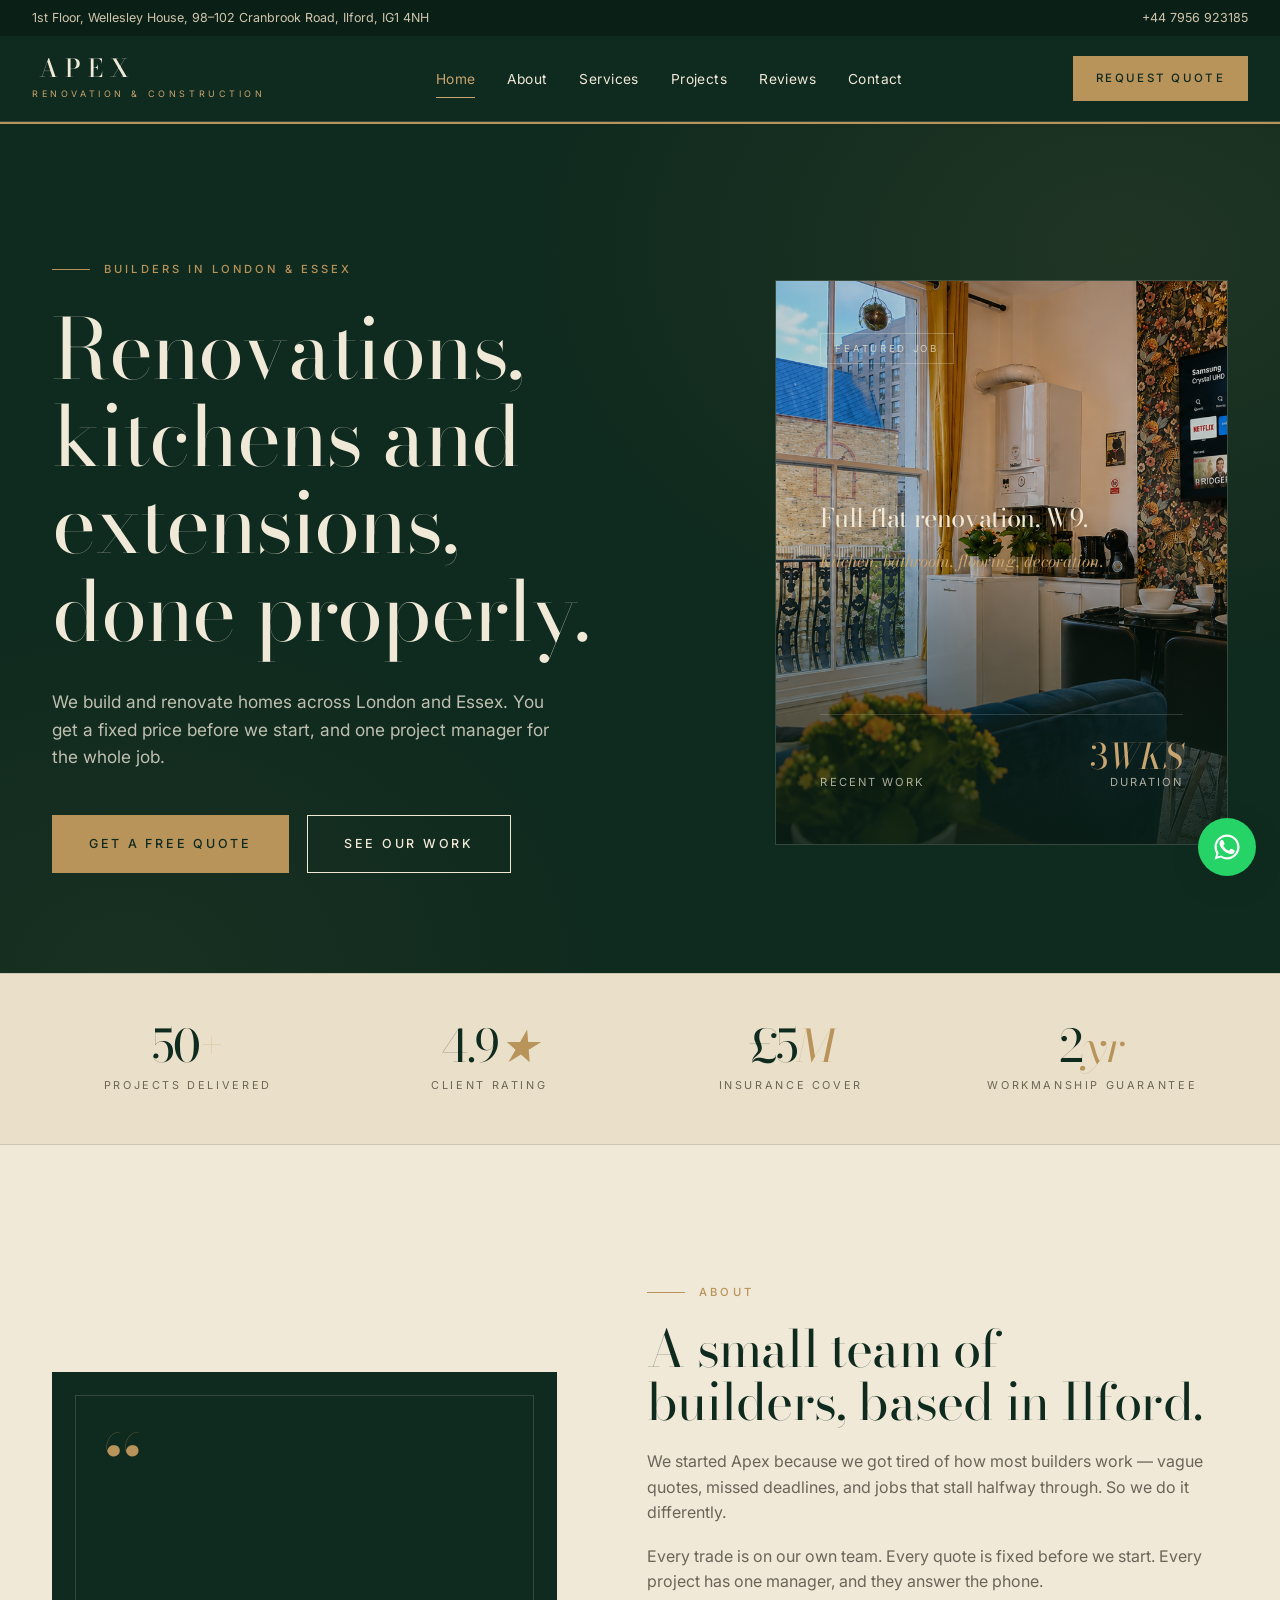
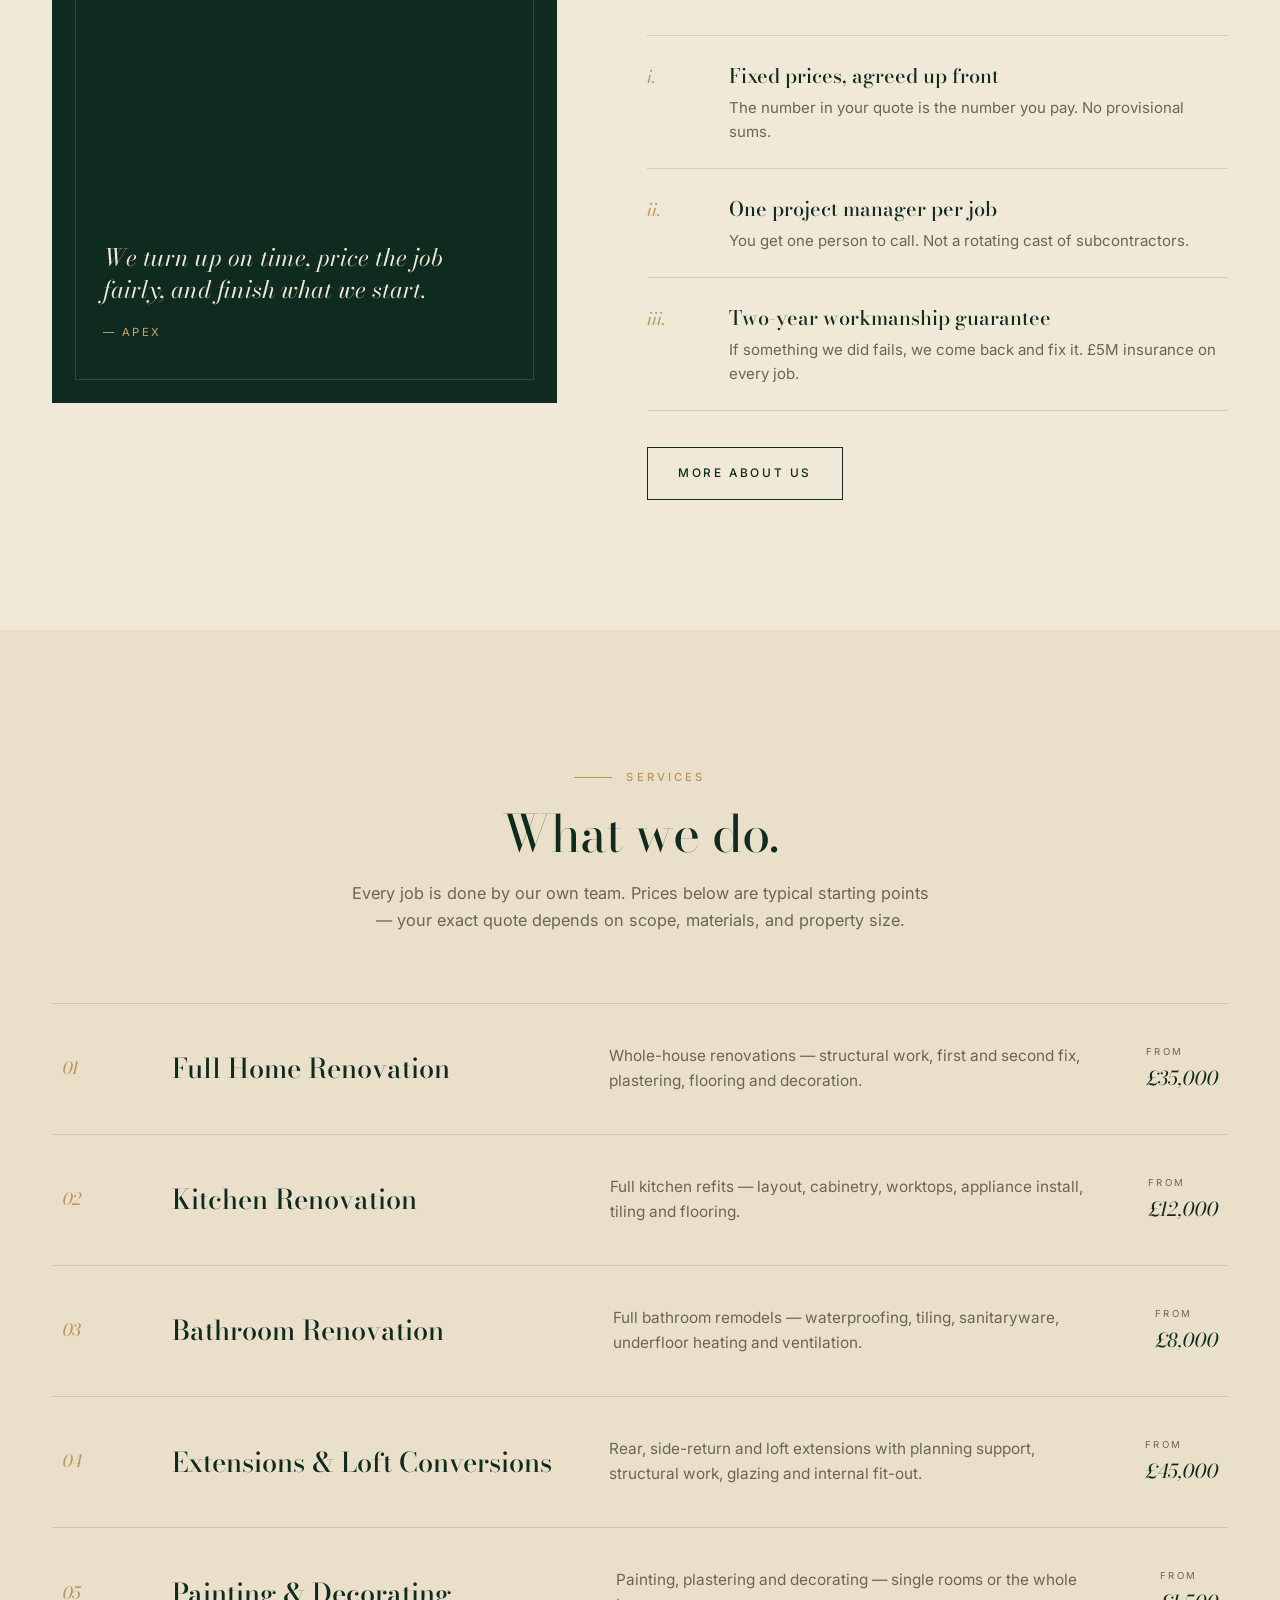
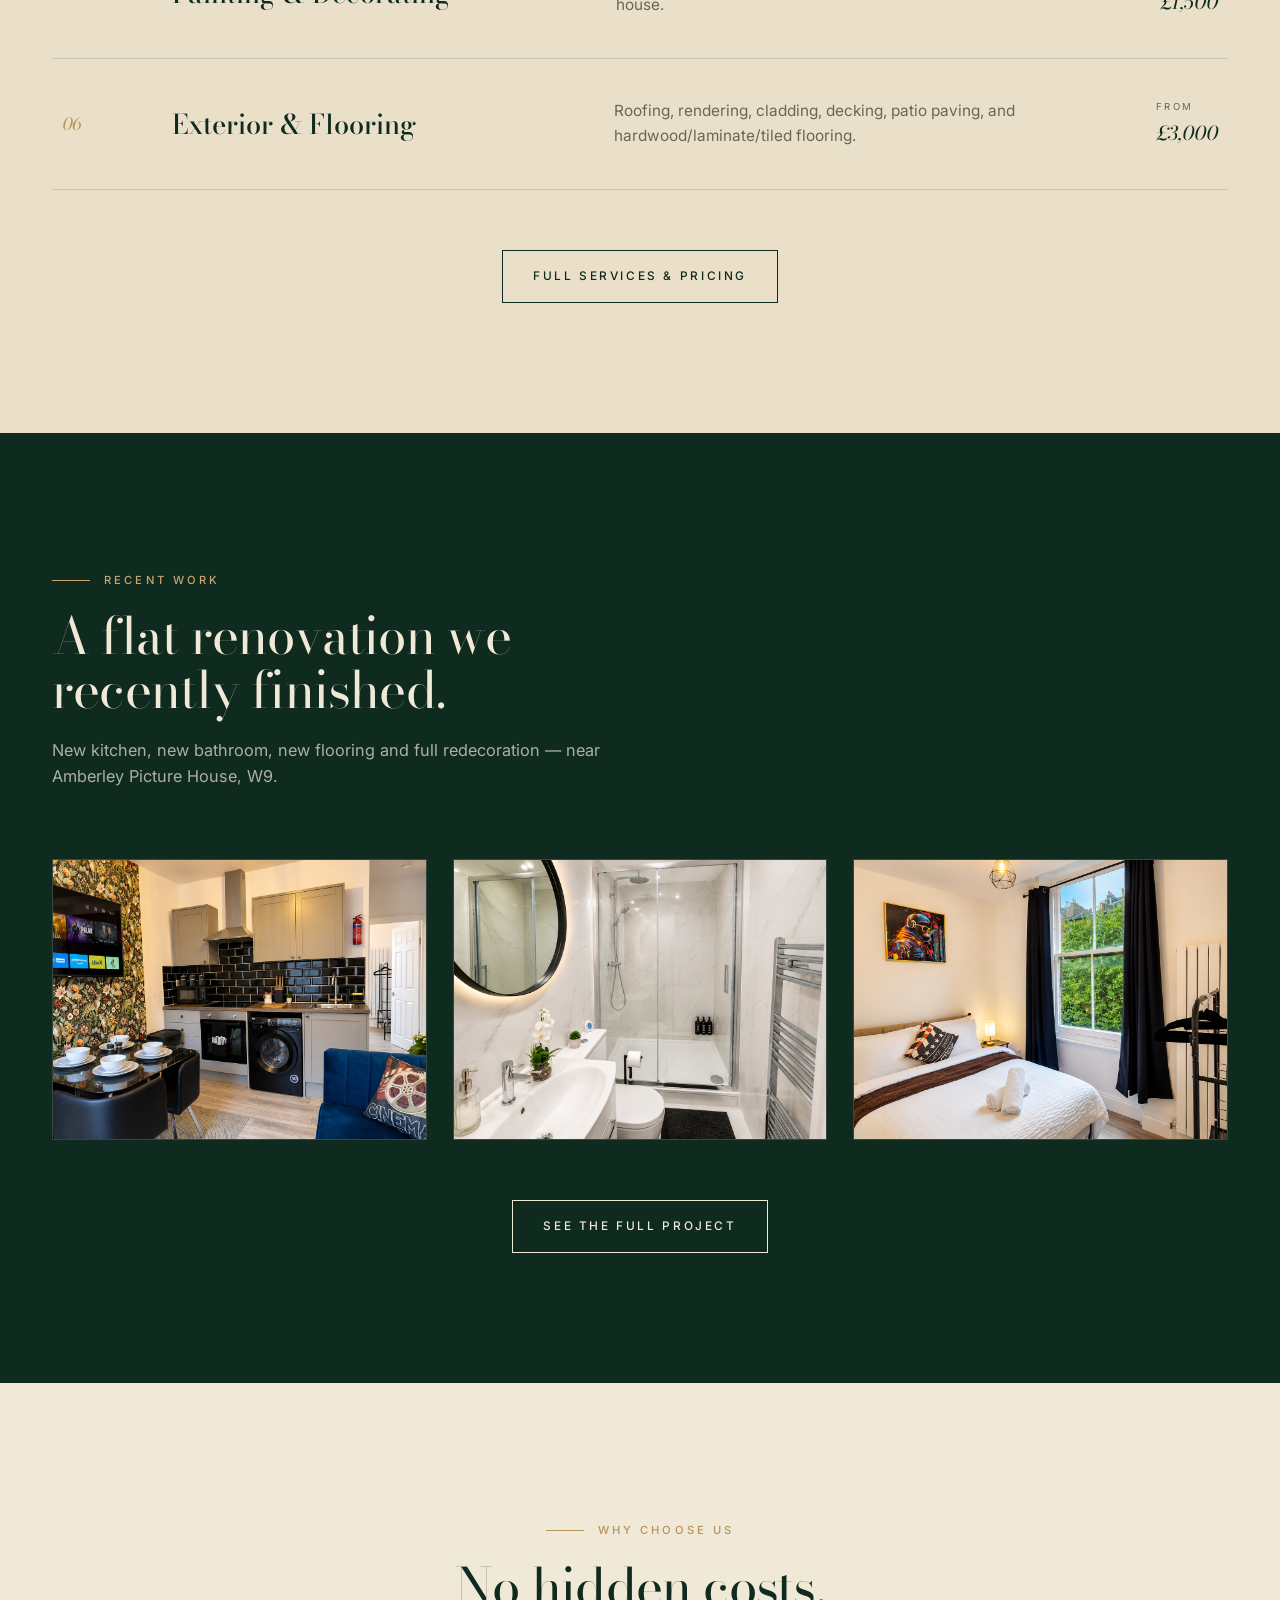
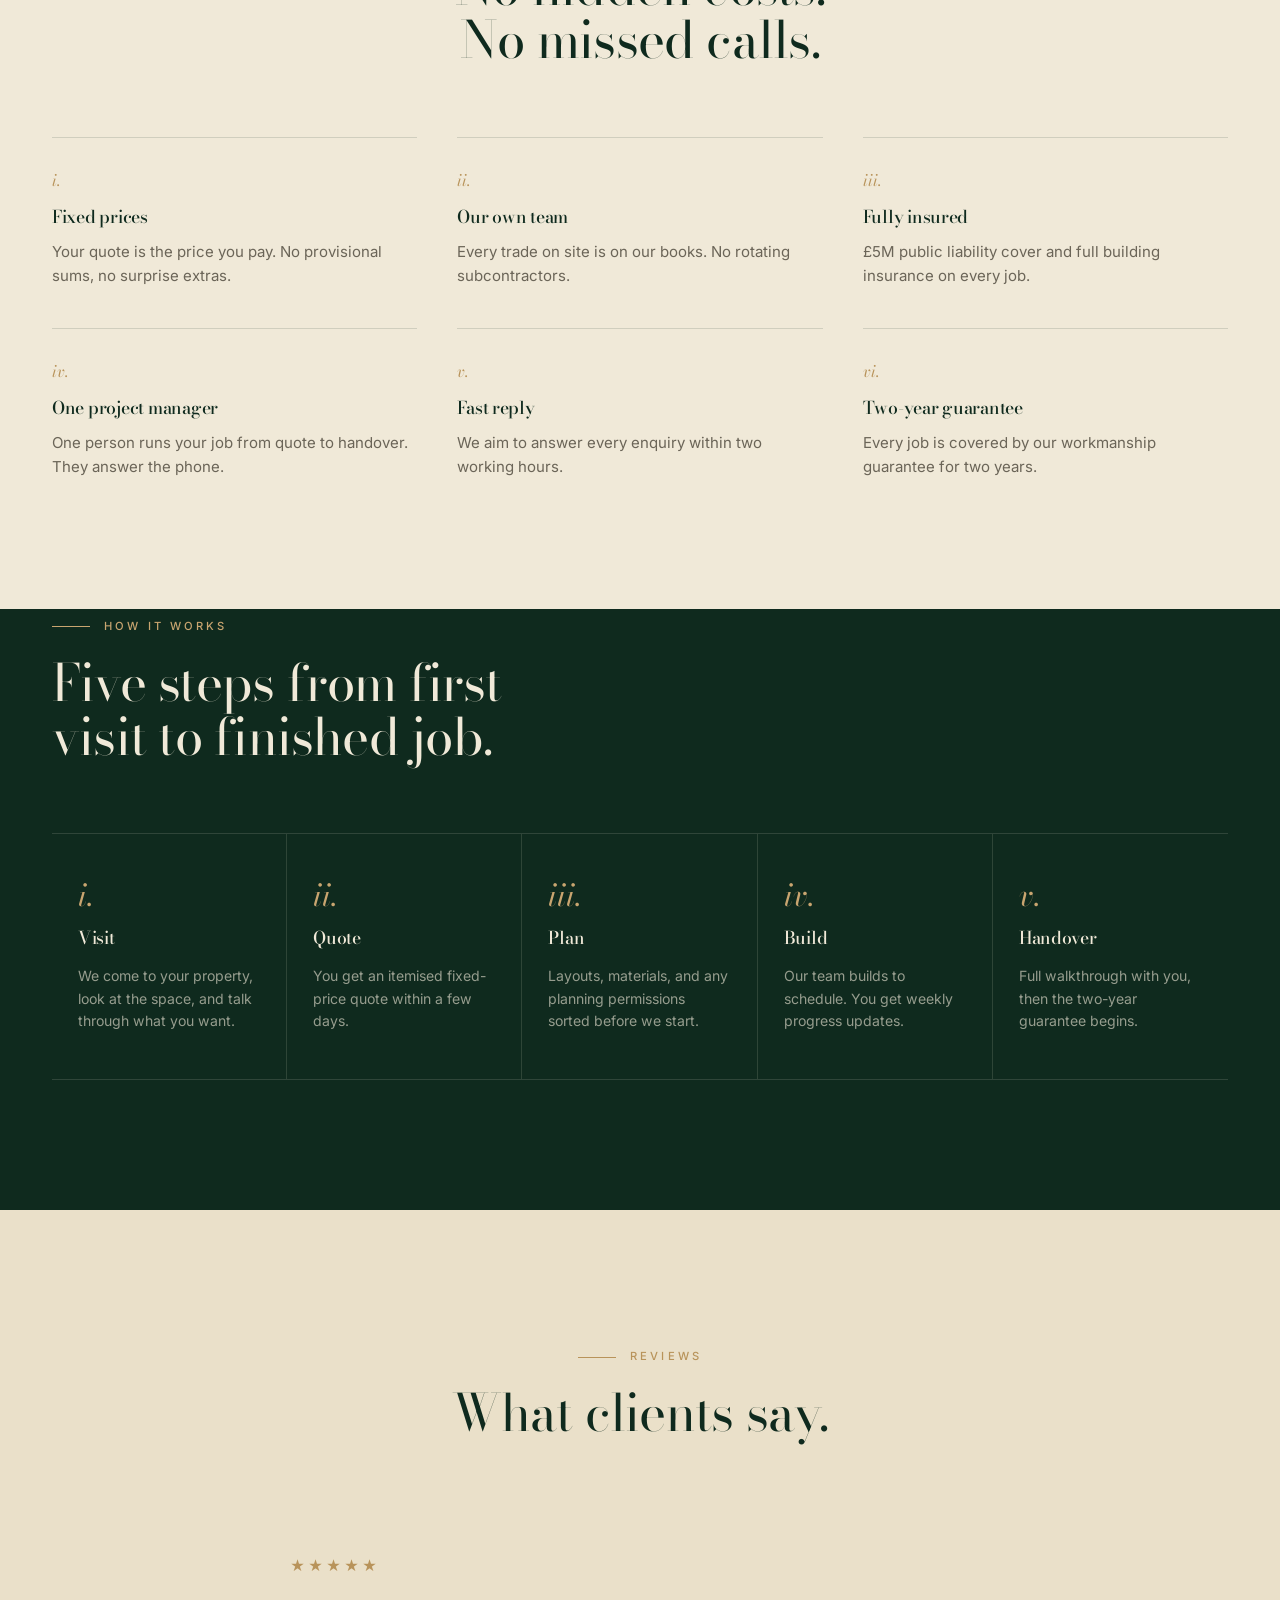
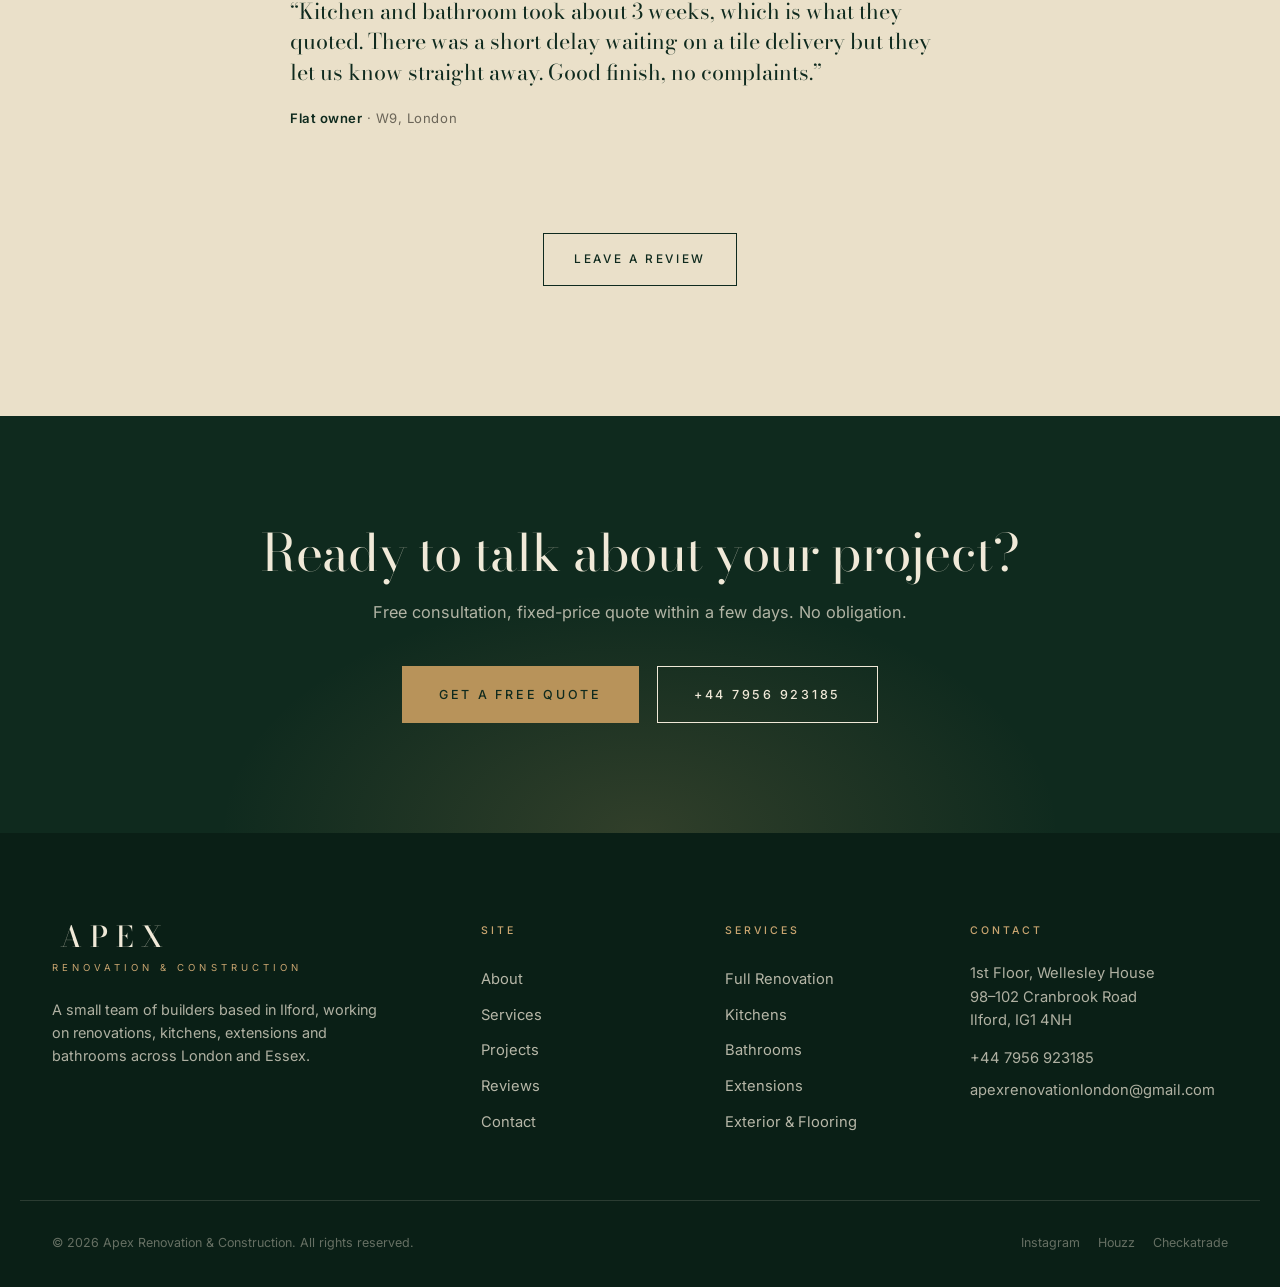
<file: index.html>
<!DOCTYPE html>
<html lang="en">
<head>
<meta charset="UTF-8">
<meta name="viewport" content="width=device-width, initial-scale=1.0">
<title>Apex Renovation &amp; Construction | Builders in London &amp; Essex</title>
<meta name="description" content="Apex Renovation & Construction — renovations, kitchens, bathrooms and extensions in London & Essex. Fixed prices, one project manager per job.">
<link rel="preconnect" href="https://fonts.googleapis.com">
<link rel="preconnect" href="https://fonts.gstatic.com" crossorigin>
<link href="https://fonts.googleapis.com/css2?family=Bodoni+Moda:ital,wght@0,400;0,500;0,600;0,700;1,400;1,500&family=Inter:wght@300;400;500;600;700&display=swap" rel="stylesheet">
<link rel="stylesheet" href="css/style.css">
</head>
<body>

<header class="site-header">
  <div class="header-top">
    <div class="header-top-inner">
      <span>1st Floor, Wellesley House, 98–102 Cranbrook Road, Ilford, IG1 4NH</span>
      <a href="tel:+447956923185">+44 7956 923185</a>
    </div>
  </div>
  <div class="header-main-inner">
    <a href="index.html" class="brand"><span class="word">APEX</span><span class="sub">Renovation &amp; Construction</span></a>
    <nav class="main-nav" id="main-nav">
      <a href="index.html">Home</a>
      <a href="about.html">About</a>
      <a href="services.html">Services</a>
      <a href="projects.html">Projects</a>
      <a href="reviews.html">Reviews</a>
      <a href="contact.html">Contact</a>
    </nav>
    <a href="contact.html" class="header-cta">Request Quote</a>
    <button class="nav-toggle" id="nav-toggle" aria-label="Toggle navigation"><span></span></button>
  </div>
</header>

<section class="hero">
  <div class="container hero-grid">
    <div>
      <span class="eyebrow eyebrow-line">Builders in London &amp; Essex</span>
      <h1>Renovations, kitchens and extensions, done properly.</h1>
      <p class="lead">We build and renovate homes across London and Essex. You get a fixed price before we start, and one project manager for the whole job.</p>
      <div class="hero-cta">
        <a href="contact.html" class="btn btn-gold btn-lg">Get a Free Quote</a>
        <a href="projects.html" class="btn btn-outline-cream btn-lg">See Our Work</a>
      </div>
    </div>
    <div class="hero-panel" aria-hidden="true" style="background:none;">
      <img src="images/project-1/living-room-2.png" alt="Recently renovated living room, W9 flat" style="position:absolute; inset:0; width:100%; height:100%; object-fit:cover;">
      <div class="hero-panel-inner" style="background:linear-gradient(to top, rgba(10,31,22,0.88), rgba(10,31,22,0.15) 55%);">
        <span class="stamp">Featured Job</span>
        <div>
          <h3>Full flat renovation, W9.</h3>
          <div class="signature">Kitchen, bathroom, flooring, decoration.</div>
        </div>
        <div class="meta">
          <span>Recent work</span>
          <div style="text-align:right;">
            <div class="n">3<em>wks</em></div>
            <div>Duration</div>
          </div>
        </div>
      </div>
    </div>
  </div>
</section>

<div class="stats-strip">
  <div class="container stats-grid">
    <div class="stat"><div class="num">50<em>+</em></div><div class="lbl">Projects Delivered</div></div>
    <div class="stat"><div class="num">4.9<em>★</em></div><div class="lbl">Client Rating</div></div>
    <div class="stat"><div class="num">£5<em>M</em></div><div class="lbl">Insurance Cover</div></div>
    <div class="stat"><div class="num">2<em>yr</em></div><div class="lbl">Workmanship Guarantee</div></div>
  </div>
</div>

<section class="section section-cream">
  <div class="container split">
    <div class="split-media">
      <div class="quote-block">
        <div class="mark">&ldquo;</div>
        <div>
          <blockquote>We turn up on time, price the job fairly, and finish what we start.</blockquote>
          <cite>— Apex</cite>
        </div>
      </div>
    </div>
    <div>
      <span class="eyebrow eyebrow-line">About</span>
      <h2 style="margin-top:20px;">A small team of builders, based in Ilford.</h2>
      <p style="color:var(--muted); margin: 20px 0 18px;">We started Apex because we got tired of how most builders work — vague quotes, missed deadlines, and jobs that stall halfway through. So we do it differently.</p>
      <p style="color:var(--muted); margin-bottom: 6px;">Every trade is on our own team. Every quote is fixed before we start. Every project has one manager, and they answer the phone.</p>
      <ul class="principles">
        <li><span class="n"><em>i.</em></span><div><div class="t">Fixed prices, agreed up front</div><div class="d">The number in your quote is the number you pay. No provisional sums.</div></div></li>
        <li><span class="n"><em>ii.</em></span><div><div class="t">One project manager per job</div><div class="d">You get one person to call. Not a rotating cast of subcontractors.</div></div></li>
        <li><span class="n"><em>iii.</em></span><div><div class="t">Two-year workmanship guarantee</div><div class="d">If something we did fails, we come back and fix it. £5M insurance on every job.</div></div></li>
      </ul>
      <a href="about.html" class="btn btn-outline-green" style="margin-top:36px;">More About Us</a>
    </div>
  </div>
</section>

<section class="section section-cream-soft">
  <div class="container">
    <div class="section-head center">
      <span class="eyebrow eyebrow-line">Services</span>
      <h2 style="margin-top:20px;">What we do.</h2>
      <p>Every job is done by our own team. Prices below are typical starting points — your exact quote depends on scope, materials, and property size.</p>
    </div>
    <div class="services-list">
      <div class="service-row"><div class="idx"><em>01</em></div><div class="ttl">Full Home Renovation</div><div class="dsc">Whole-house renovations — structural work, first and second fix, plastering, flooring and decoration.</div><div class="prc"><small>From</small>£35,000</div></div>
      <div class="service-row"><div class="idx"><em>02</em></div><div class="ttl">Kitchen Renovation</div><div class="dsc">Full kitchen refits — layout, cabinetry, worktops, appliance install, tiling and flooring.</div><div class="prc"><small>From</small>£12,000</div></div>
      <div class="service-row"><div class="idx"><em>03</em></div><div class="ttl">Bathroom Renovation</div><div class="dsc">Full bathroom remodels — waterproofing, tiling, sanitaryware, underfloor heating and ventilation.</div><div class="prc"><small>From</small>£8,000</div></div>
      <div class="service-row"><div class="idx"><em>04</em></div><div class="ttl">Extensions &amp; Loft Conversions</div><div class="dsc">Rear, side-return and loft extensions with planning support, structural work, glazing and internal fit-out.</div><div class="prc"><small>From</small>£45,000</div></div>
      <div class="service-row"><div class="idx"><em>05</em></div><div class="ttl">Painting &amp; Decorating</div><div class="dsc">Painting, plastering and decorating — single rooms or the whole house.</div><div class="prc"><small>From</small>£1,500</div></div>
      <div class="service-row"><div class="idx"><em>06</em></div><div class="ttl">Exterior &amp; Flooring</div><div class="dsc">Roofing, rendering, cladding, decking, patio paving, and hardwood/laminate/tiled flooring.</div><div class="prc"><small>From</small>£3,000</div></div>
    </div>
    <div class="text-center mt-60">
      <a href="services.html" class="btn btn-outline-green">Full Services &amp; Pricing</a>
    </div>
  </div>
</section>

<section class="section section-green">
  <div class="container">
    <div class="section-head">
      <span class="eyebrow eyebrow-line">Recent Work</span>
      <h2 style="margin-top:20px;">A flat renovation we recently finished.</h2>
      <p>New kitchen, new bathroom, new flooring and full redecoration — near Amberley Picture House, W9.</p>
    </div>
    <div class="project-grid">
      <div style="overflow:hidden; border:1px solid var(--green-line); aspect-ratio:4/3;"><img src="images/project-1/kitchen-living-1.png" alt="Renovated kitchen and living space, W9 flat" style="width:100%; height:100%; object-fit:cover;"></div>
      <div style="overflow:hidden; border:1px solid var(--green-line); aspect-ratio:4/3;"><img src="images/project-1/bathroom.png" alt="Renovated bathroom, W9 flat" style="width:100%; height:100%; object-fit:cover;"></div>
      <div style="overflow:hidden; border:1px solid var(--green-line); aspect-ratio:4/3;"><img src="images/project-1/bedroom-1.png" alt="Renovated bedroom, W9 flat" style="width:100%; height:100%; object-fit:cover;"></div>
    </div>
    <div class="text-center mt-60">
      <a href="projects.html" class="btn btn-outline-cream">See the Full Project</a>
    </div>
  </div>
</section>

<section class="section section-cream">
  <div class="container">
    <div class="section-head center">
      <span class="eyebrow eyebrow-line">Why Choose Us</span>
      <h2 style="margin-top:20px;">No hidden costs. No missed calls.</h2>
    </div>
    <div class="features-grid">
      <div class="feature"><span class="n"><em>i.</em></span><h4>Fixed prices</h4><p>Your quote is the price you pay. No provisional sums, no surprise extras.</p></div>
      <div class="feature"><span class="n"><em>ii.</em></span><h4>Our own team</h4><p>Every trade on site is on our books. No rotating subcontractors.</p></div>
      <div class="feature"><span class="n"><em>iii.</em></span><h4>Fully insured</h4><p>£5M public liability cover and full building insurance on every job.</p></div>
      <div class="feature"><span class="n"><em>iv.</em></span><h4>One project manager</h4><p>One person runs your job from quote to handover. They answer the phone.</p></div>
      <div class="feature"><span class="n"><em>v.</em></span><h4>Fast reply</h4><p>We aim to answer every enquiry within two working hours.</p></div>
      <div class="feature"><span class="n"><em>vi.</em></span><h4>Two-year guarantee</h4><p>Every job is covered by our workmanship guarantee for two years.</p></div>
    </div>
  </div>
</section>

<section class="section section-green" style="padding-top:0;">
  <div class="container">
    <div class="section-head">
      <span class="eyebrow eyebrow-line">How It Works</span>
      <h2 style="margin-top:20px;">Five steps from first visit to finished job.</h2>
    </div>
    <div class="process">
      <div class="step"><span class="n">i.</span><h4>Visit</h4><p>We come to your property, look at the space, and talk through what you want.</p></div>
      <div class="step"><span class="n">ii.</span><h4>Quote</h4><p>You get an itemised fixed-price quote within a few days.</p></div>
      <div class="step"><span class="n">iii.</span><h4>Plan</h4><p>Layouts, materials, and any planning permissions sorted before we start.</p></div>
      <div class="step"><span class="n">iv.</span><h4>Build</h4><p>Our team builds to schedule. You get weekly progress updates.</p></div>
      <div class="step"><span class="n">v.</span><h4>Handover</h4><p>Full walkthrough with you, then the two-year guarantee begins.</p></div>
    </div>
  </div>
</section>

<section class="section section-cream-soft">
  <div class="container">
    <div class="section-head center">
      <span class="eyebrow eyebrow-line">Reviews</span>
      <h2 style="margin-top:20px;">What clients say.</h2>
    </div>
    <div class="reviews-grid" style="grid-template-columns: 1fr; max-width:700px; margin:0 auto;">
      <div class="review" style="border-left:none; padding-left:0;">
        <div class="stars">★★★★★</div>
        <blockquote>&ldquo;Kitchen and bathroom took about 3 weeks, which is what they quoted. There was a short delay waiting on a tile delivery but they let us know straight away. Good finish, no complaints.&rdquo;</blockquote>
        <cite><strong>Flat owner</strong> · W9, London</cite>
      </div>
    </div>
    <div class="text-center mt-60"><a href="reviews.html" class="btn btn-outline-green">Leave a Review</a></div>
  </div>
</section>

<section class="cta-banner">
  <div class="container">
    <h2>Ready to talk about your project?</h2>
    <p>Free consultation, fixed-price quote within a few days. No obligation.</p>
    <div class="cta-actions">
      <a href="contact.html" class="btn btn-gold btn-lg">Get a Free Quote</a>
      <a href="tel:+447956923185" class="btn btn-outline-cream btn-lg">+44 7956 923185</a>
    </div>
  </div>
</section>

<footer class="site-footer">
  <div class="container footer-grid">
    <div class="footer-brand">
      <div class="word">APEX</div>
      <div class="sub">Renovation &amp; Construction</div>
      <p>A small team of builders based in Ilford, working on renovations, kitchens, extensions and bathrooms across London and Essex.</p>
    </div>
    <div>
      <h5>Site</h5>
      <div class="footer-links">
        <a href="about.html">About</a>
        <a href="services.html">Services</a>
        <a href="projects.html">Projects</a>
        <a href="reviews.html">Reviews</a>
        <a href="contact.html">Contact</a>
      </div>
    </div>
    <div>
      <h5>Services</h5>
      <div class="footer-links">
        <a href="services.html#full-renovation">Full Renovation</a>
        <a href="services.html#kitchen">Kitchens</a>
        <a href="services.html#bathroom">Bathrooms</a>
        <a href="services.html#extensions">Extensions</a>
        <a href="services.html#exterior">Exterior &amp; Flooring</a>
      </div>
    </div>
    <div class="footer-contact">
      <h5>Contact</h5>
      <p>1st Floor, Wellesley House<br>98–102 Cranbrook Road<br>Ilford, IG1 4NH</p>
      <p style="margin-top:14px;"><a href="tel:+447956923185">+44 7956 923185</a></p>
      <p><a href="mailto:apexrenovationlondon@gmail.com">apexrenovationlondon@gmail.com</a></p>
    </div>
  </div>
  <div class="container footer-bottom">
    <div>© 2026 Apex Renovation &amp; Construction. All rights reserved.</div>
    <div class="social">
      <a href="#" aria-label="Instagram">Instagram</a>
      <a href="#" aria-label="Houzz">Houzz</a>
      <a href="#" aria-label="Checkatrade">Checkatrade</a>
    </div>
  </div>
</footer>

<a href="https://wa.me/447956923185?text=Hi%20Apex%2C%20I%27d%20like%20a%20quote%20for%20a%20renovation." class="whatsapp-float" aria-label="Chat with us on WhatsApp" target="_blank" rel="noopener">
  <svg viewBox="0 0 24 24" aria-hidden="true"><path d="M17.472 14.382c-.297-.149-1.758-.867-2.03-.967-.273-.099-.471-.148-.67.15-.197.297-.767.966-.94 1.164-.173.199-.347.223-.644.075-.297-.15-1.255-.463-2.39-1.475-.883-.788-1.48-1.761-1.653-2.059-.173-.297-.018-.458.13-.606.134-.133.298-.347.446-.52.149-.174.198-.298.298-.497.099-.198.05-.371-.025-.52-.075-.149-.669-1.612-.916-2.207-.242-.579-.487-.5-.669-.51-.173-.008-.371-.01-.57-.01-.198 0-.52.074-.792.372-.272.297-1.04 1.016-1.04 2.479 0 1.462 1.065 2.875 1.213 3.074.149.198 2.096 3.2 5.077 4.487.709.306 1.262.489 1.694.626.712.227 1.36.195 1.871.118.571-.085 1.758-.719 2.006-1.413.248-.694.248-1.289.173-1.413-.074-.124-.272-.198-.57-.347z"/><path d="M12.001 2C6.478 2 2 6.477 2 12c0 1.892.529 3.716 1.531 5.302L2 22l4.83-1.507A9.958 9.958 0 0012.001 22C17.523 22 22 17.523 22 12S17.523 2 12.001 2zm0 18.2a8.174 8.174 0 01-4.396-1.28l-.316-.19-2.867.894.914-2.803-.206-.325A8.166 8.166 0 013.8 12c0-4.522 3.679-8.2 8.201-8.2 4.521 0 8.2 3.678 8.2 8.2 0 4.521-3.679 8.2-8.2 8.2z"/></svg>
</a>
<script src="js/main.js"></script>
</body>
</html>
</file>
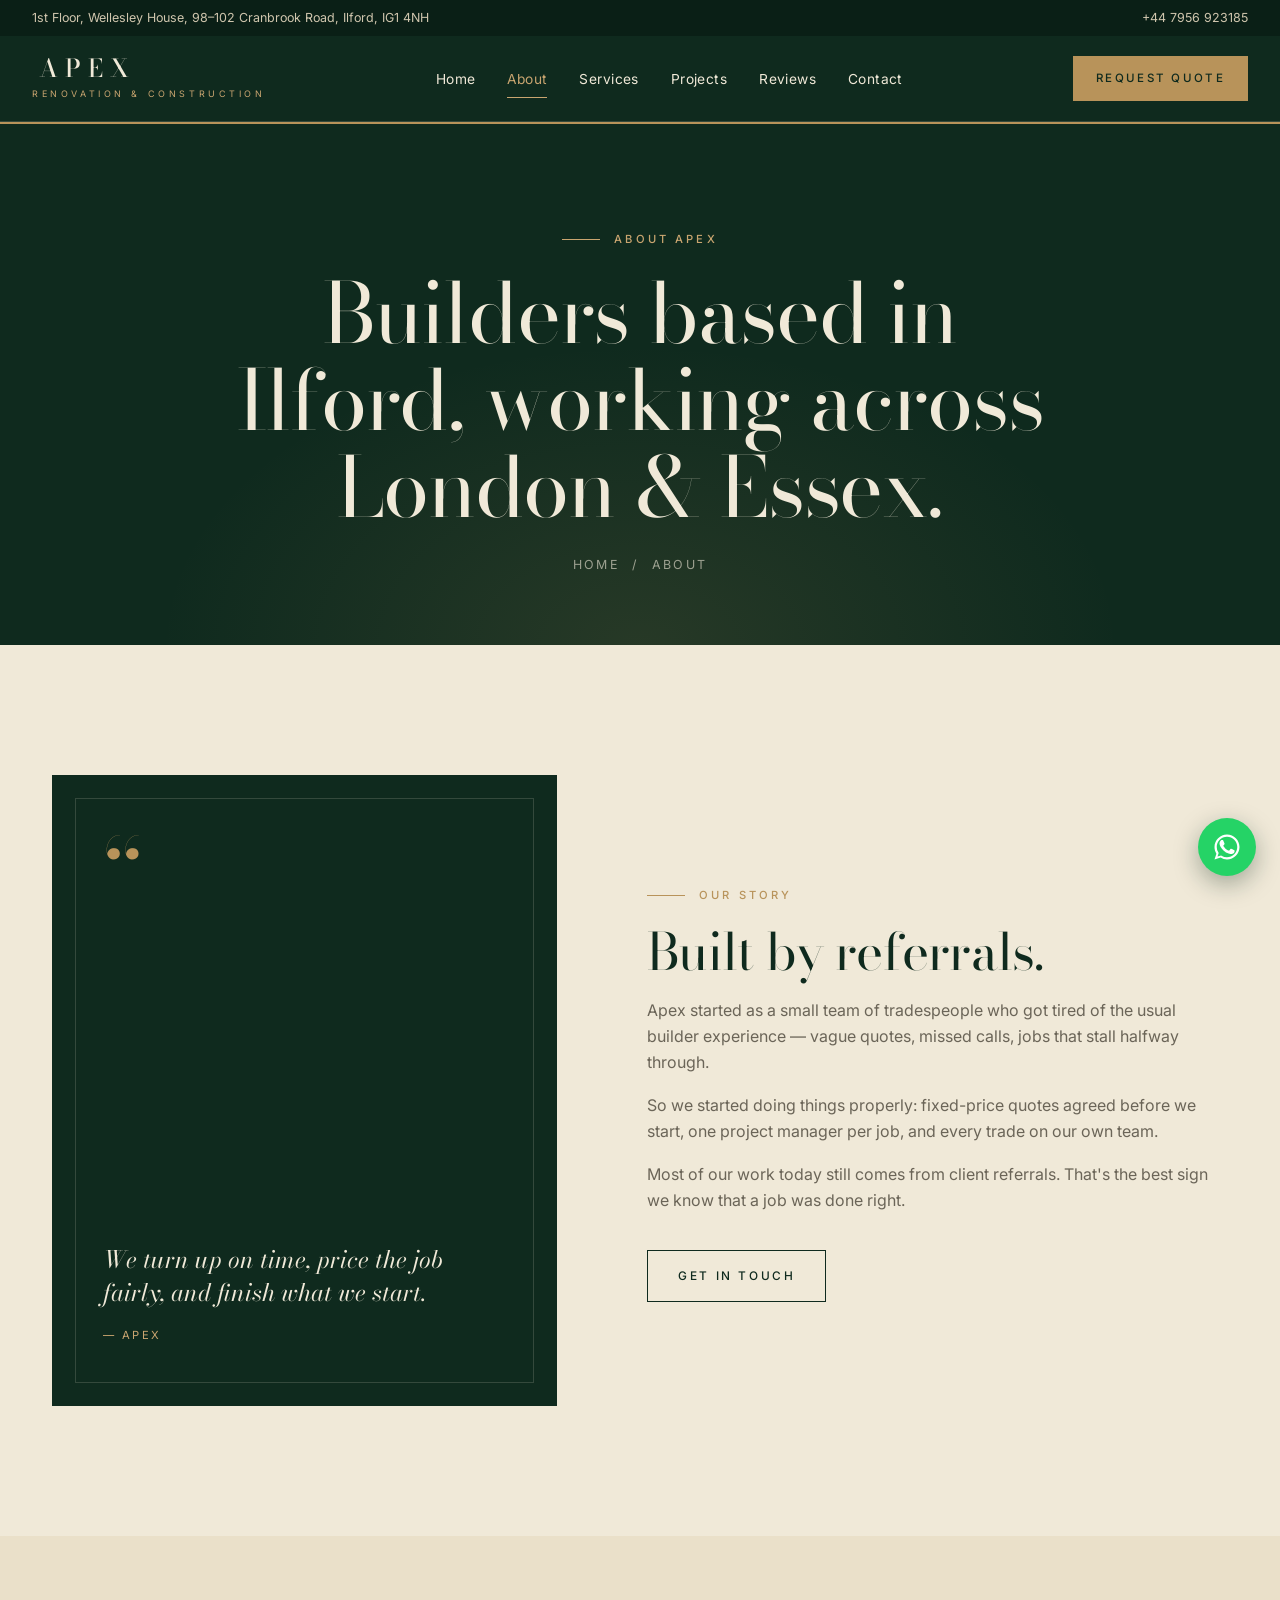
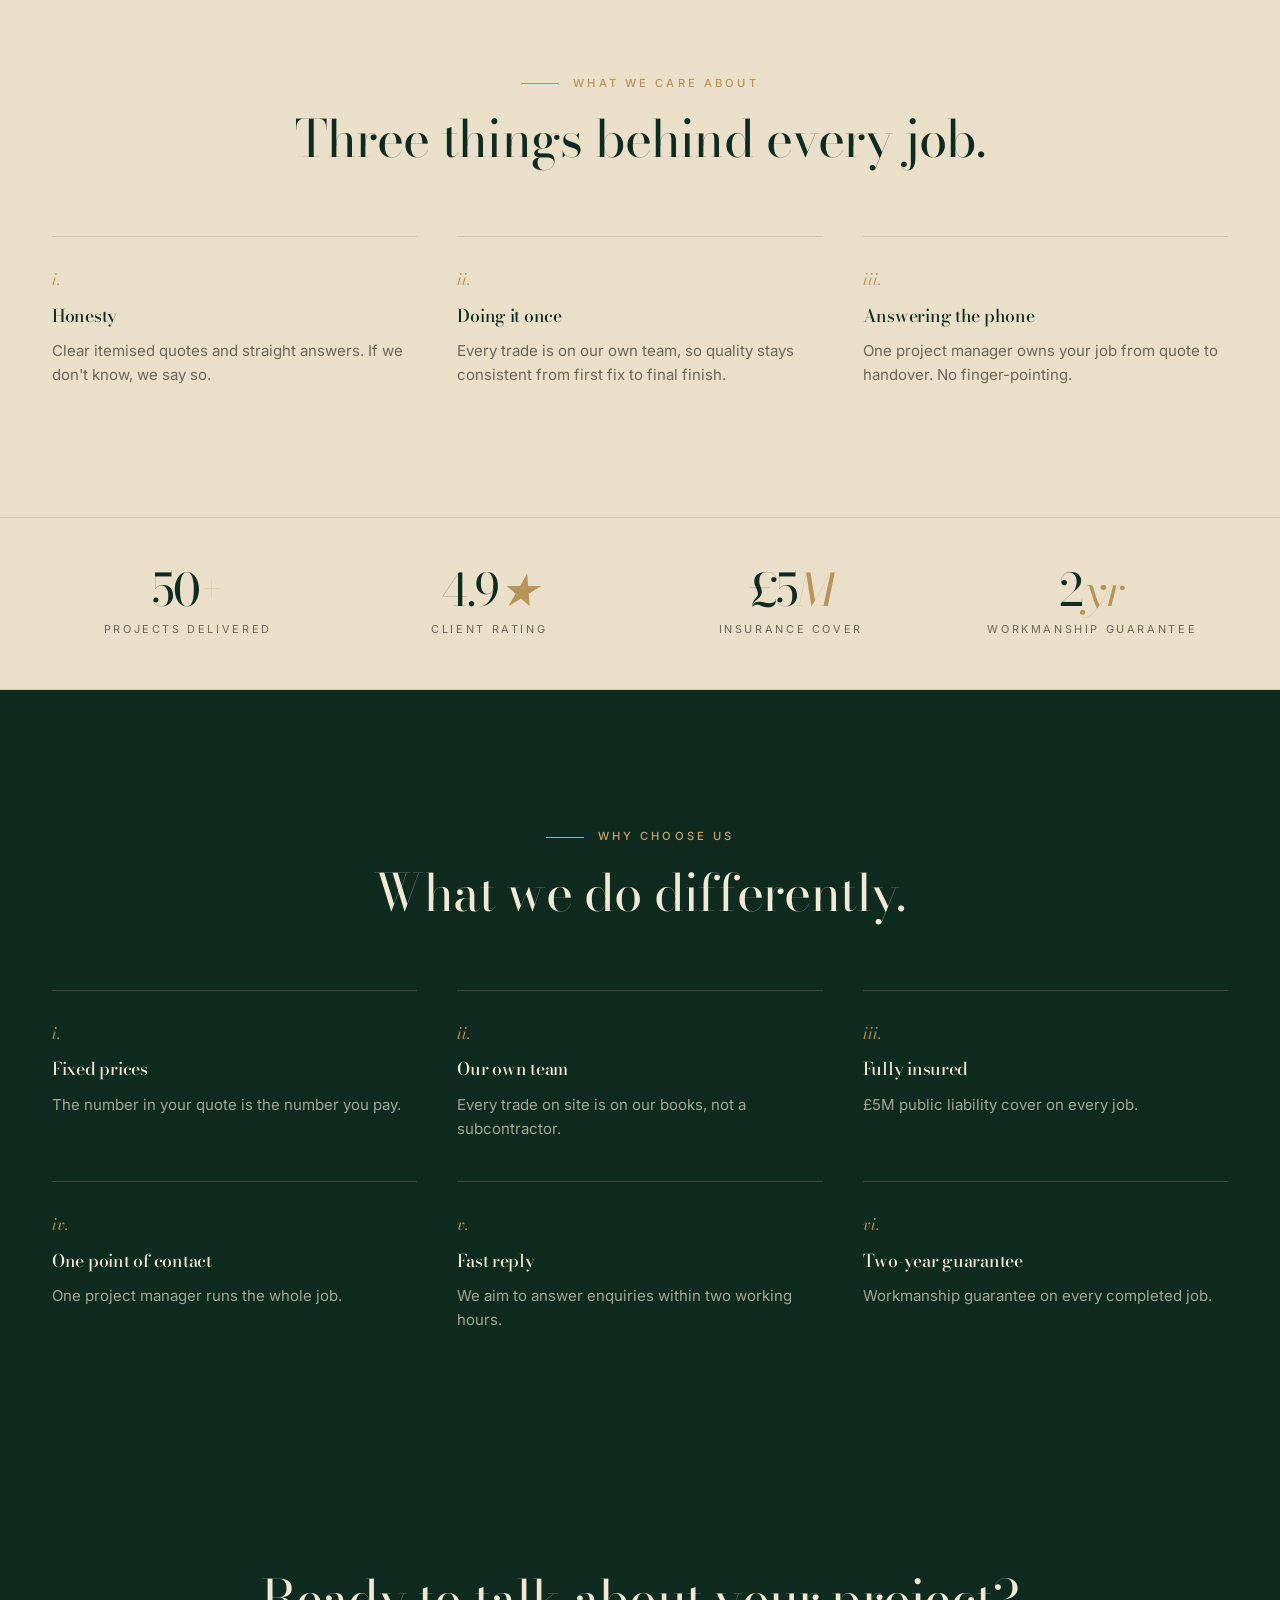
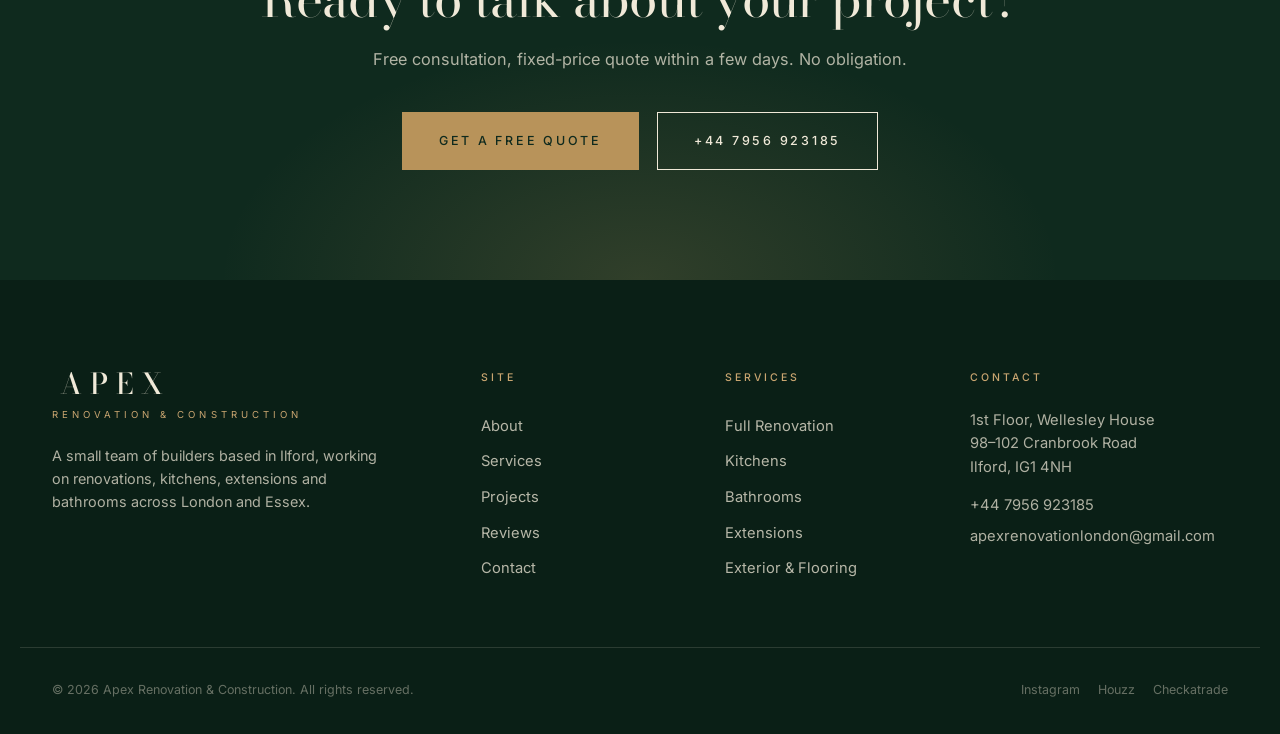
<file: about.html>
<!DOCTYPE html>
<html lang="en">
<head>
<meta charset="UTF-8">
<meta name="viewport" content="width=device-width, initial-scale=1.0">
<title>About | Apex Renovation &amp; Construction</title>
<meta name="description" content="Apex is a small team of builders based in Ilford, working on renovations, kitchens, extensions and bathrooms across London and Essex.">
<link rel="preconnect" href="https://fonts.googleapis.com">
<link rel="preconnect" href="https://fonts.gstatic.com" crossorigin>
<link href="https://fonts.googleapis.com/css2?family=Bodoni+Moda:ital,wght@0,400;0,500;0,600;0,700;1,400;1,500&family=Inter:wght@300;400;500;600;700&display=swap" rel="stylesheet">
<link rel="stylesheet" href="css/style.css">
</head>
<body>

<header class="site-header">
  <div class="header-top">
    <div class="header-top-inner">
      <span>1st Floor, Wellesley House, 98–102 Cranbrook Road, Ilford, IG1 4NH</span>
      <a href="tel:+447956923185">+44 7956 923185</a>
    </div>
  </div>
  <div class="header-main-inner">
    <a href="index.html" class="brand"><span class="word">APEX</span><span class="sub">Renovation &amp; Construction</span></a>
    <nav class="main-nav" id="main-nav">
      <a href="index.html">Home</a>
      <a href="about.html">About</a>
      <a href="services.html">Services</a>
      <a href="projects.html">Projects</a>
      <a href="reviews.html">Reviews</a>
      <a href="contact.html">Contact</a>
    </nav>
    <a href="contact.html" class="header-cta">Request Quote</a>
    <button class="nav-toggle" id="nav-toggle" aria-label="Toggle navigation"><span></span></button>
  </div>
</header>

<section class="page-hero">
  <div class="container">
    <span class="eyebrow eyebrow-line">About Apex</span>
    <h1>Builders based in Ilford, working across London &amp; Essex.</h1>
    <div class="breadcrumb"><a href="index.html">Home</a> &nbsp;/&nbsp; About</div>
  </div>
</section>

<section class="section section-cream">
  <div class="container split">
    <div class="split-media">
      <div class="quote-block">
        <div class="mark">&ldquo;</div>
        <div>
          <blockquote>We turn up on time, price the job fairly, and finish what we start.</blockquote>
          <cite>— Apex</cite>
        </div>
      </div>
    </div>
    <div>
      <span class="eyebrow eyebrow-line">Our Story</span>
      <h2 style="margin-top:20px;">Built by referrals.</h2>
      <p style="color:var(--muted); margin: 20px 0 18px;">Apex started as a small team of tradespeople who got tired of the usual builder experience — vague quotes, missed calls, jobs that stall halfway through.</p>
      <p style="color:var(--muted); margin-bottom:18px;">So we started doing things properly: fixed-price quotes agreed before we start, one project manager per job, and every trade on our own team.</p>
      <p style="color:var(--muted);">Most of our work today still comes from client referrals. That's the best sign we know that a job was done right.</p>
      <a href="contact.html" class="btn btn-outline-green" style="margin-top:36px;">Get in Touch</a>
    </div>
  </div>
</section>

<section class="section section-cream-soft">
  <div class="container">
    <div class="section-head center">
      <span class="eyebrow eyebrow-line">What We Care About</span>
      <h2 style="margin-top:20px;">Three things behind every job.</h2>
    </div>
    <div class="features-grid">
      <div class="feature"><span class="n"><em>i.</em></span><h4>Honesty</h4><p>Clear itemised quotes and straight answers. If we don't know, we say so.</p></div>
      <div class="feature"><span class="n"><em>ii.</em></span><h4>Doing it once</h4><p>Every trade is on our own team, so quality stays consistent from first fix to final finish.</p></div>
      <div class="feature"><span class="n"><em>iii.</em></span><h4>Answering the phone</h4><p>One project manager owns your job from quote to handover. No finger-pointing.</p></div>
    </div>
  </div>
</section>

<div class="stats-strip">
  <div class="container stats-grid">
    <div class="stat"><div class="num">50<em>+</em></div><div class="lbl">Projects Delivered</div></div>
    <div class="stat"><div class="num">4.9<em>★</em></div><div class="lbl">Client Rating</div></div>
    <div class="stat"><div class="num">£5<em>M</em></div><div class="lbl">Insurance Cover</div></div>
    <div class="stat"><div class="num">2<em>yr</em></div><div class="lbl">Workmanship Guarantee</div></div>
  </div>
</div>

<section class="section section-green">
  <div class="container">
    <div class="section-head center">
      <span class="eyebrow eyebrow-line">Why Choose Us</span>
      <h2 style="margin-top:20px;">What we do differently.</h2>
    </div>
    <div class="features-grid">
      <div class="feature"><span class="n"><em>i.</em></span><h4>Fixed prices</h4><p>The number in your quote is the number you pay.</p></div>
      <div class="feature"><span class="n"><em>ii.</em></span><h4>Our own team</h4><p>Every trade on site is on our books, not a subcontractor.</p></div>
      <div class="feature"><span class="n"><em>iii.</em></span><h4>Fully insured</h4><p>£5M public liability cover on every job.</p></div>
      <div class="feature"><span class="n"><em>iv.</em></span><h4>One point of contact</h4><p>One project manager runs the whole job.</p></div>
      <div class="feature"><span class="n"><em>v.</em></span><h4>Fast reply</h4><p>We aim to answer enquiries within two working hours.</p></div>
      <div class="feature"><span class="n"><em>vi.</em></span><h4>Two-year guarantee</h4><p>Workmanship guarantee on every completed job.</p></div>
    </div>
  </div>
</section>

<section class="cta-banner">
  <div class="container">
    <h2>Ready to talk about your project?</h2>
    <p>Free consultation, fixed-price quote within a few days. No obligation.</p>
    <div class="cta-actions">
      <a href="contact.html" class="btn btn-gold btn-lg">Get a Free Quote</a>
      <a href="tel:+447956923185" class="btn btn-outline-cream btn-lg">+44 7956 923185</a>
    </div>
  </div>
</section>

<footer class="site-footer">
  <div class="container footer-grid">
    <div class="footer-brand"><div class="word">APEX</div><div class="sub">Renovation &amp; Construction</div><p>A small team of builders based in Ilford, working on renovations, kitchens, extensions and bathrooms across London and Essex.</p></div>
    <div><h5>Site</h5><div class="footer-links"><a href="about.html">About</a><a href="services.html">Services</a><a href="projects.html">Projects</a><a href="reviews.html">Reviews</a><a href="contact.html">Contact</a></div></div>
    <div><h5>Services</h5><div class="footer-links"><a href="services.html#full-renovation">Full Renovation</a><a href="services.html#kitchen">Kitchens</a><a href="services.html#bathroom">Bathrooms</a><a href="services.html#extensions">Extensions</a><a href="services.html#exterior">Exterior &amp; Flooring</a></div></div>
    <div class="footer-contact"><h5>Contact</h5><p>1st Floor, Wellesley House<br>98–102 Cranbrook Road<br>Ilford, IG1 4NH</p><p style="margin-top:14px;"><a href="tel:+447956923185">+44 7956 923185</a></p><p><a href="mailto:apexrenovationlondon@gmail.com">apexrenovationlondon@gmail.com</a></p></div>
  </div>
  <div class="container footer-bottom">
    <div>© 2026 Apex Renovation &amp; Construction. All rights reserved.</div>
    <div class="social"><a href="#">Instagram</a><a href="#">Houzz</a><a href="#">Checkatrade</a></div>
  </div>
</footer>

<a href="https://wa.me/447956923185?text=Hi%20Apex%2C%20I%27d%20like%20a%20quote%20for%20a%20renovation." class="whatsapp-float" aria-label="Chat with us on WhatsApp" target="_blank" rel="noopener">
  <svg viewBox="0 0 24 24" aria-hidden="true"><path d="M17.472 14.382c-.297-.149-1.758-.867-2.03-.967-.273-.099-.471-.148-.67.15-.197.297-.767.966-.94 1.164-.173.199-.347.223-.644.075-.297-.15-1.255-.463-2.39-1.475-.883-.788-1.48-1.761-1.653-2.059-.173-.297-.018-.458.13-.606.134-.133.298-.347.446-.52.149-.174.198-.298.298-.497.099-.198.05-.371-.025-.52-.075-.149-.669-1.612-.916-2.207-.242-.579-.487-.5-.669-.51-.173-.008-.371-.01-.57-.01-.198 0-.52.074-.792.372-.272.297-1.04 1.016-1.04 2.479 0 1.462 1.065 2.875 1.213 3.074.149.198 2.096 3.2 5.077 4.487.709.306 1.262.489 1.694.626.712.227 1.36.195 1.871.118.571-.085 1.758-.719 2.006-1.413.248-.694.248-1.289.173-1.413-.074-.124-.272-.198-.57-.347z"/><path d="M12.001 2C6.478 2 2 6.477 2 12c0 1.892.529 3.716 1.531 5.302L2 22l4.83-1.507A9.958 9.958 0 0012.001 22C17.523 22 22 17.523 22 12S17.523 2 12.001 2zm0 18.2a8.174 8.174 0 01-4.396-1.28l-.316-.19-2.867.894.914-2.803-.206-.325A8.166 8.166 0 013.8 12c0-4.522 3.679-8.2 8.201-8.2 4.521 0 8.2 3.678 8.2 8.2 0 4.521-3.679 8.2-8.2 8.2z"/></svg>
</a>
<script src="js/main.js"></script>
</body>
</html>
</file>
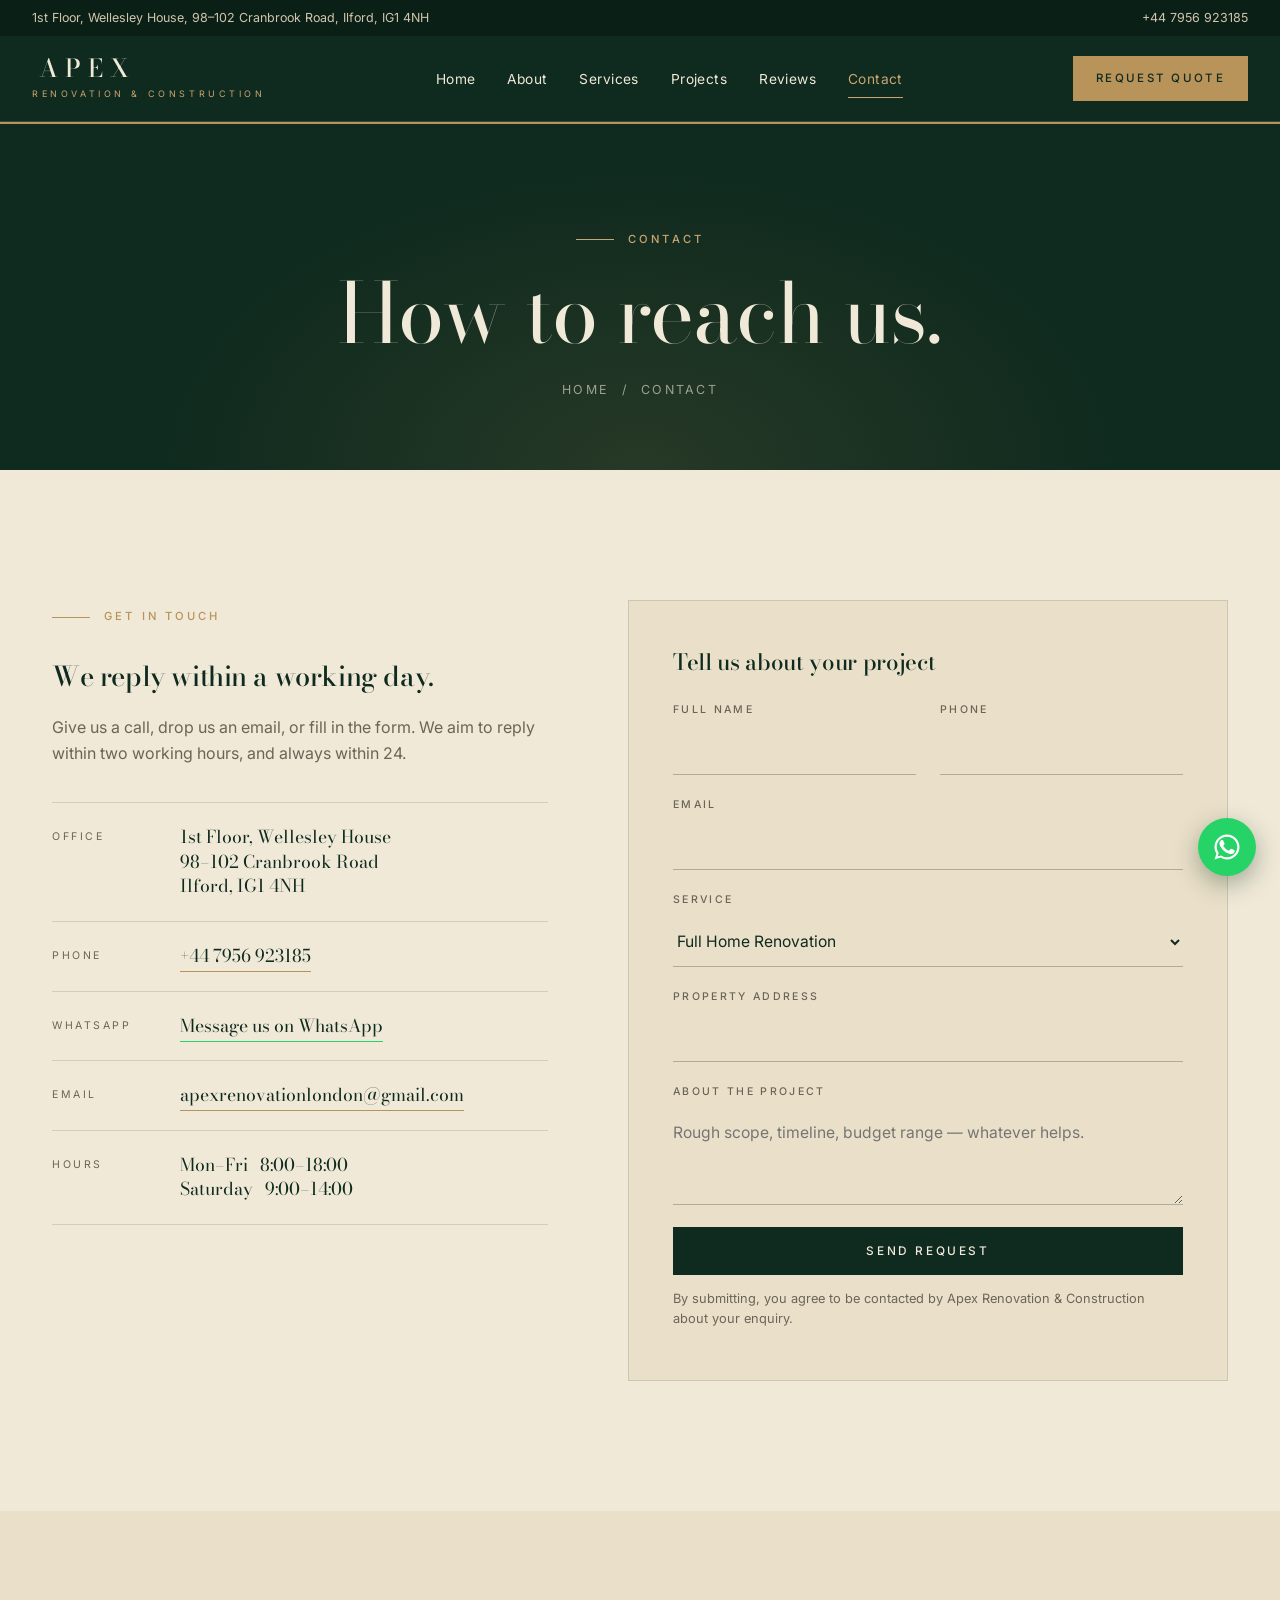
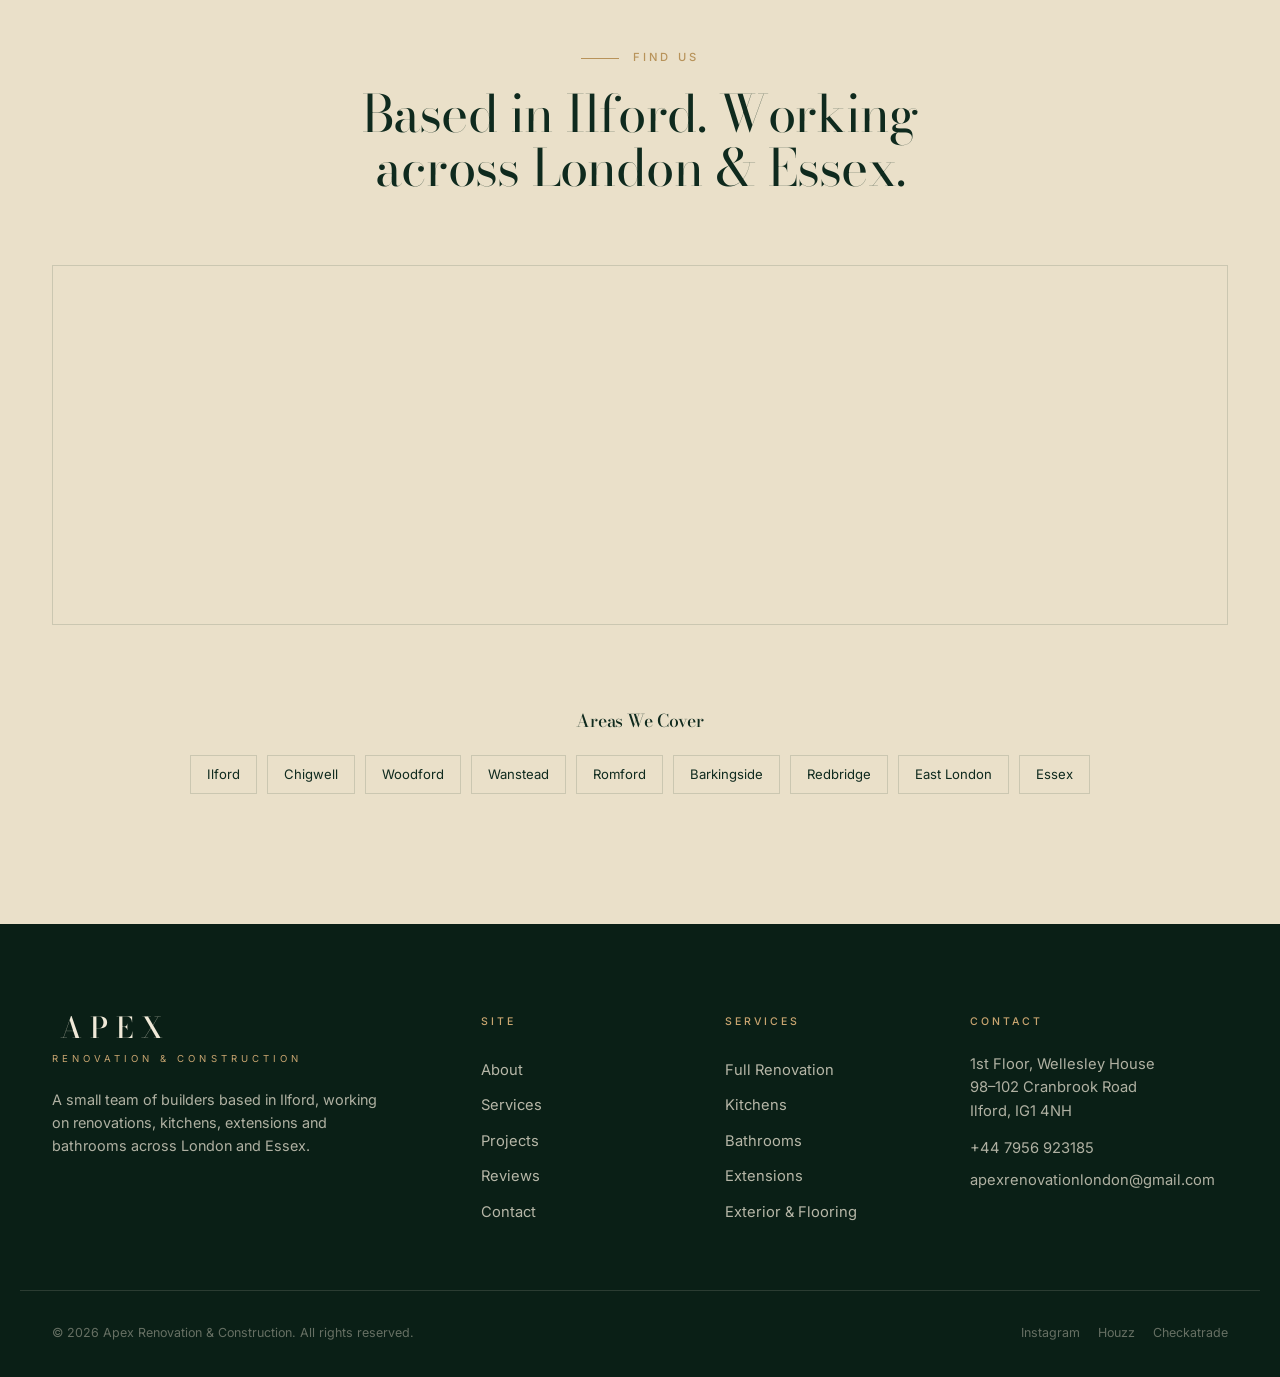
<file: contact.html>
<!DOCTYPE html>
<html lang="en">
<head>
<meta charset="UTF-8">
<meta name="viewport" content="width=device-width, initial-scale=1.0">
<title>Contact | Apex Renovation &amp; Construction</title>
<meta name="description" content="Get a free, no-obligation renovation quote from Apex Renovation & Construction. Based in Ilford, serving London and Essex.">
<link rel="preconnect" href="https://fonts.googleapis.com">
<link rel="preconnect" href="https://fonts.gstatic.com" crossorigin>
<link href="https://fonts.googleapis.com/css2?family=Bodoni+Moda:ital,wght@0,400;0,500;0,600;0,700;1,400;1,500&family=Inter:wght@300;400;500;600;700&display=swap" rel="stylesheet">
<link rel="stylesheet" href="css/style.css">
</head>
<body>

<header class="site-header">
  <div class="header-top">
    <div class="header-top-inner">
      <span>1st Floor, Wellesley House, 98–102 Cranbrook Road, Ilford, IG1 4NH</span>
      <a href="tel:+447956923185">+44 7956 923185</a>
    </div>
  </div>
  <div class="header-main-inner">
    <a href="index.html" class="brand"><span class="word">APEX</span><span class="sub">Renovation &amp; Construction</span></a>
    <nav class="main-nav" id="main-nav">
      <a href="index.html">Home</a>
      <a href="about.html">About</a>
      <a href="services.html">Services</a>
      <a href="projects.html">Projects</a>
      <a href="reviews.html">Reviews</a>
      <a href="contact.html">Contact</a>
    </nav>
    <a href="contact.html" class="header-cta">Request Quote</a>
    <button class="nav-toggle" id="nav-toggle" aria-label="Toggle navigation"><span></span></button>
  </div>
</header>

<section class="page-hero">
  <div class="container">
    <span class="eyebrow eyebrow-line">Contact</span>
    <h1>How to reach us.</h1>
    <div class="breadcrumb"><a href="index.html">Home</a> &nbsp;/&nbsp; Contact</div>
  </div>
</section>

<section class="section section-cream">
  <div class="container contact-grid">
    <div class="contact-info">
      <span class="eyebrow eyebrow-line">Get in Touch</span>
      <h3 style="margin-top:18px;">We reply within a working day.</h3>
      <p class="intro">Give us a call, drop us an email, or fill in the form. We aim to reply within two working hours, and always within 24.</p>
      <div>
        <div class="contact-detail"><div class="k">Office</div><div class="v">1st Floor, Wellesley House<br>98–102 Cranbrook Road<br>Ilford, IG1 4NH</div></div>
        <div class="contact-detail"><div class="k">Phone</div><div class="v"><a href="tel:+447956923185">+44 7956 923185</a></div></div>
        <div class="contact-detail"><div class="k">WhatsApp</div><div class="v"><a class="whatsapp-link" href="https://wa.me/447956923185?text=Hi%20Apex%2C%20I%27d%20like%20a%20quote%20for%20a%20renovation." target="_blank" rel="noopener">Message us on WhatsApp</a></div></div>
        <div class="contact-detail"><div class="k">Email</div><div class="v"><a href="mailto:apexrenovationlondon@gmail.com">apexrenovationlondon@gmail.com</a></div></div>
        <div class="contact-detail"><div class="k">Hours</div><div class="v">Mon–Fri &nbsp; 8:00–18:00<br>Saturday &nbsp; 9:00–14:00</div></div>
      </div>
    </div>
    <div class="contact-form">
      <h4>Tell us about your project</h4>
      <form data-form action="https://formspree.io/f/moeqqplp" method="POST">
        <input type="hidden" name="_subject" value="New quote request — Apex website">
        <div class="field-row">
          <div class="field"><label for="f-name">Full Name</label><input type="text" id="f-name" name="name" required></div>
          <div class="field"><label for="f-phone">Phone</label><input type="tel" id="f-phone" name="phone" required></div>
        </div>
        <div class="field"><label for="f-email">Email</label><input type="email" id="f-email" name="email" required></div>
        <div class="field">
          <label for="f-service">Service</label>
          <select id="f-service" name="service">
            <option>Full Home Renovation</option>
            <option>Kitchen Renovation</option>
            <option>Bathroom Renovation</option>
            <option>Extensions &amp; Loft Conversion</option>
            <option>Painting &amp; Decorating</option>
            <option>Exterior &amp; Flooring</option>
            <option>Not sure / other</option>
          </select>
        </div>
        <div class="field"><label for="f-address">Property Address</label><input type="text" id="f-address" name="address"></div>
        <div class="field"><label for="f-msg">About the project</label><textarea id="f-msg" name="message" placeholder="Rough scope, timeline, budget range — whatever helps."></textarea></div>
        <button type="submit" class="btn btn-green btn-block">Send Request</button>
        <p class="form-note">By submitting, you agree to be contacted by Apex Renovation &amp; Construction about your enquiry.</p>
      </form>
      <div class="form-success">Thanks — we've got it. We'll be in touch within a working day.</div>
      <div class="form-error" style="display:none; margin-top:18px; padding:16px 20px; background:#F6E3DE; color:#8A3B24; font-family:var(--sans); font-size:0.9rem;">Something went wrong sending that — please try again, or email us directly at <a href="mailto:apexrenovationlondon@gmail.com" style="text-decoration:underline;">apexrenovationlondon@gmail.com</a>.</div>
    </div>
  </div>
</section>

<section class="section section-cream-soft">
  <div class="container">
    <div class="section-head center">
      <span class="eyebrow eyebrow-line">Find Us</span>
      <h2 style="margin-top:20px;">Based in Ilford. Working across London &amp; Essex.</h2>
    </div>
    <iframe class="map-embed" loading="lazy" allowfullscreen
      src="https://www.google.com/maps?q=Wellesley+House,+98-102+Cranbrook+Road,+Ilford,+IG1+4NH&output=embed"
      title="Apex Renovation & Construction — Ilford office"></iframe>

    <div style="margin-top:50px;">
      <h4 style="text-align:center; margin-bottom:24px; color:var(--green);">Areas We Cover</h4>
      <div class="area-tags" style="justify-content:center;">
        <span>Ilford</span><span>Chigwell</span><span>Woodford</span><span>Wanstead</span>
        <span>Romford</span><span>Barkingside</span><span>Redbridge</span>
        <span>East London</span><span>Essex</span>
      </div>
    </div>
  </div>
</section>

<footer class="site-footer">
  <div class="container footer-grid">
    <div class="footer-brand"><div class="word">APEX</div><div class="sub">Renovation &amp; Construction</div><p>A small team of builders based in Ilford, working on renovations, kitchens, extensions and bathrooms across London and Essex.</p></div>
    <div><h5>Site</h5><div class="footer-links"><a href="about.html">About</a><a href="services.html">Services</a><a href="projects.html">Projects</a><a href="reviews.html">Reviews</a><a href="contact.html">Contact</a></div></div>
    <div><h5>Services</h5><div class="footer-links"><a href="services.html#full-renovation">Full Renovation</a><a href="services.html#kitchen">Kitchens</a><a href="services.html#bathroom">Bathrooms</a><a href="services.html#extensions">Extensions</a><a href="services.html#exterior">Exterior &amp; Flooring</a></div></div>
    <div class="footer-contact"><h5>Contact</h5><p>1st Floor, Wellesley House<br>98–102 Cranbrook Road<br>Ilford, IG1 4NH</p><p style="margin-top:14px;"><a href="tel:+447956923185">+44 7956 923185</a></p><p><a href="mailto:apexrenovationlondon@gmail.com">apexrenovationlondon@gmail.com</a></p></div>
  </div>
  <div class="container footer-bottom">
    <div>© 2026 Apex Renovation &amp; Construction. All rights reserved.</div>
    <div class="social"><a href="#">Instagram</a><a href="#">Houzz</a><a href="#">Checkatrade</a></div>
  </div>
</footer>

<a href="https://wa.me/447956923185?text=Hi%20Apex%2C%20I%27d%20like%20a%20quote%20for%20a%20renovation." class="whatsapp-float" aria-label="Chat with us on WhatsApp" target="_blank" rel="noopener">
  <svg viewBox="0 0 24 24" aria-hidden="true"><path d="M17.472 14.382c-.297-.149-1.758-.867-2.03-.967-.273-.099-.471-.148-.67.15-.197.297-.767.966-.94 1.164-.173.199-.347.223-.644.075-.297-.15-1.255-.463-2.39-1.475-.883-.788-1.48-1.761-1.653-2.059-.173-.297-.018-.458.13-.606.134-.133.298-.347.446-.52.149-.174.198-.298.298-.497.099-.198.05-.371-.025-.52-.075-.149-.669-1.612-.916-2.207-.242-.579-.487-.5-.669-.51-.173-.008-.371-.01-.57-.01-.198 0-.52.074-.792.372-.272.297-1.04 1.016-1.04 2.479 0 1.462 1.065 2.875 1.213 3.074.149.198 2.096 3.2 5.077 4.487.709.306 1.262.489 1.694.626.712.227 1.36.195 1.871.118.571-.085 1.758-.719 2.006-1.413.248-.694.248-1.289.173-1.413-.074-.124-.272-.198-.57-.347z"/><path d="M12.001 2C6.478 2 2 6.477 2 12c0 1.892.529 3.716 1.531 5.302L2 22l4.83-1.507A9.958 9.958 0 0012.001 22C17.523 22 22 17.523 22 12S17.523 2 12.001 2zm0 18.2a8.174 8.174 0 01-4.396-1.28l-.316-.19-2.867.894.914-2.803-.206-.325A8.166 8.166 0 013.8 12c0-4.522 3.679-8.2 8.201-8.2 4.521 0 8.2 3.678 8.2 8.2 0 4.521-3.679 8.2-8.2 8.2z"/></svg>
</a>
<script src="js/main.js"></script>
</body>
</html>
</file>
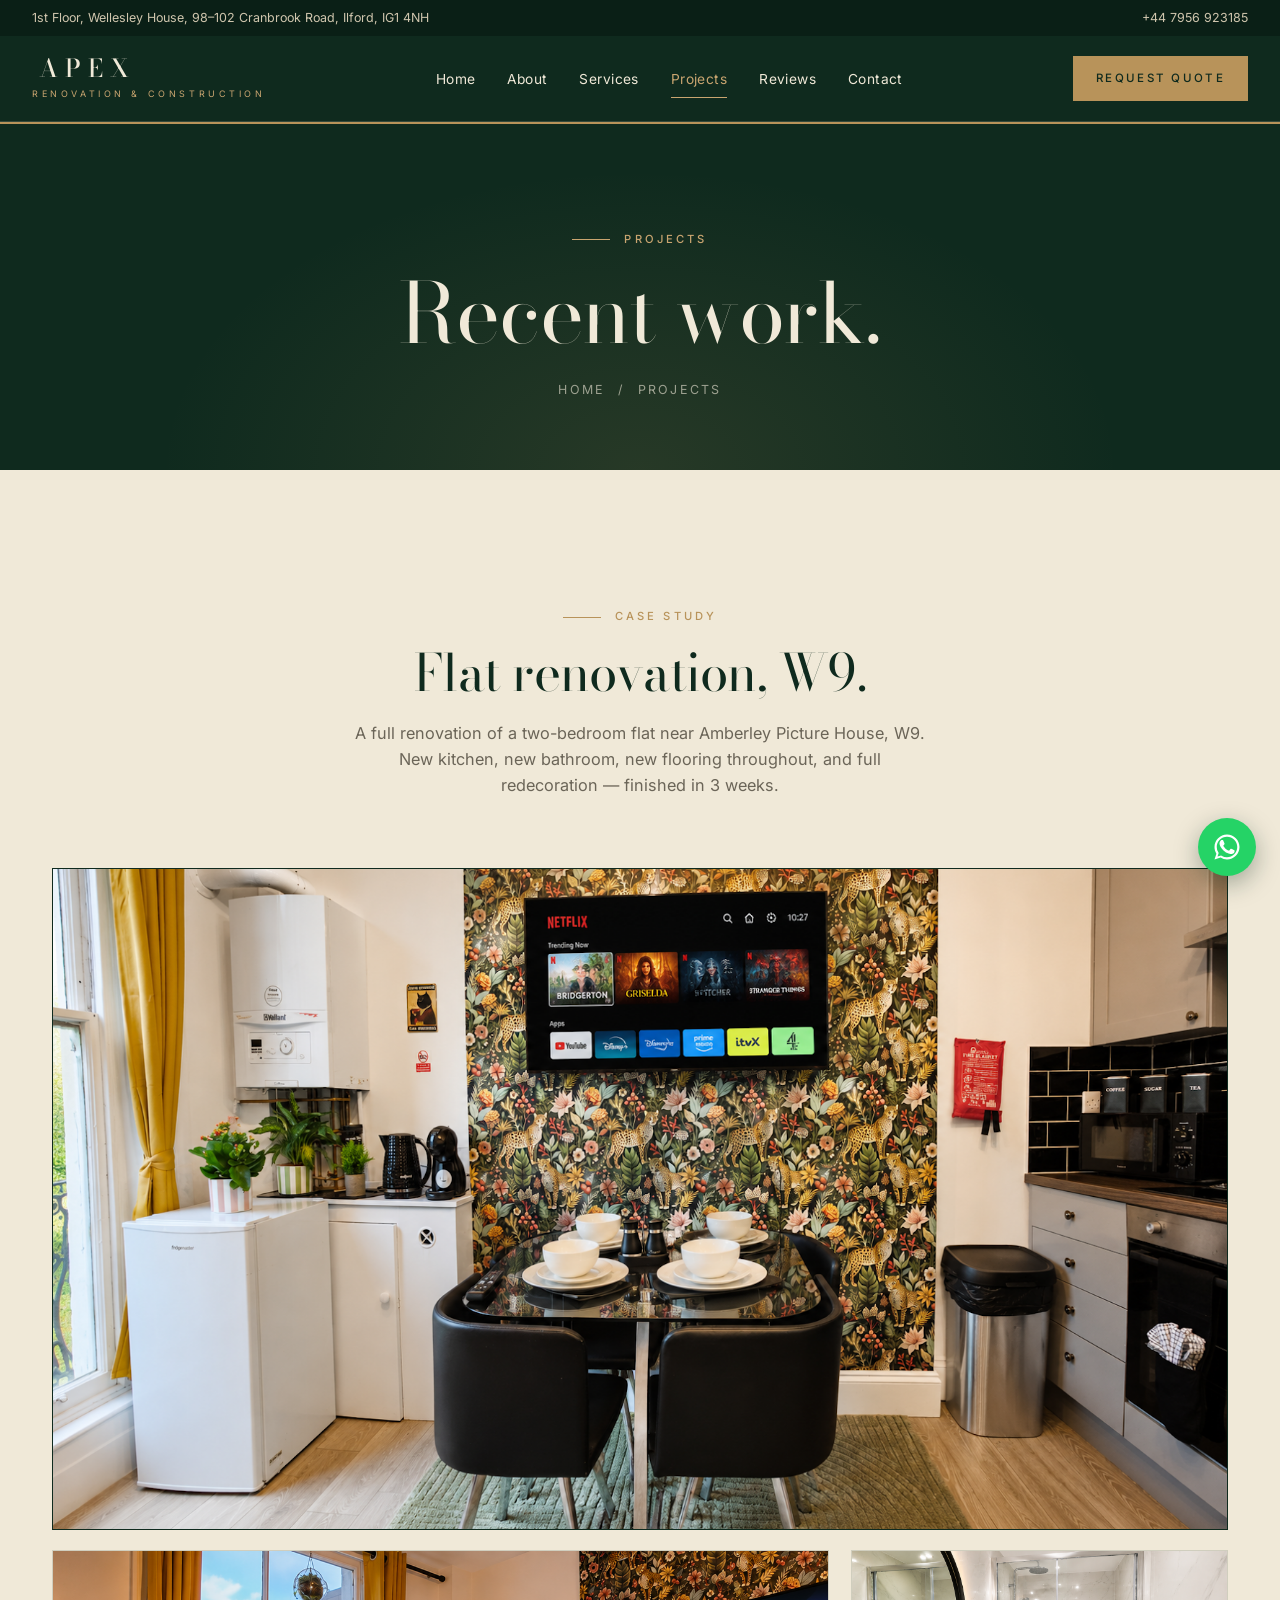
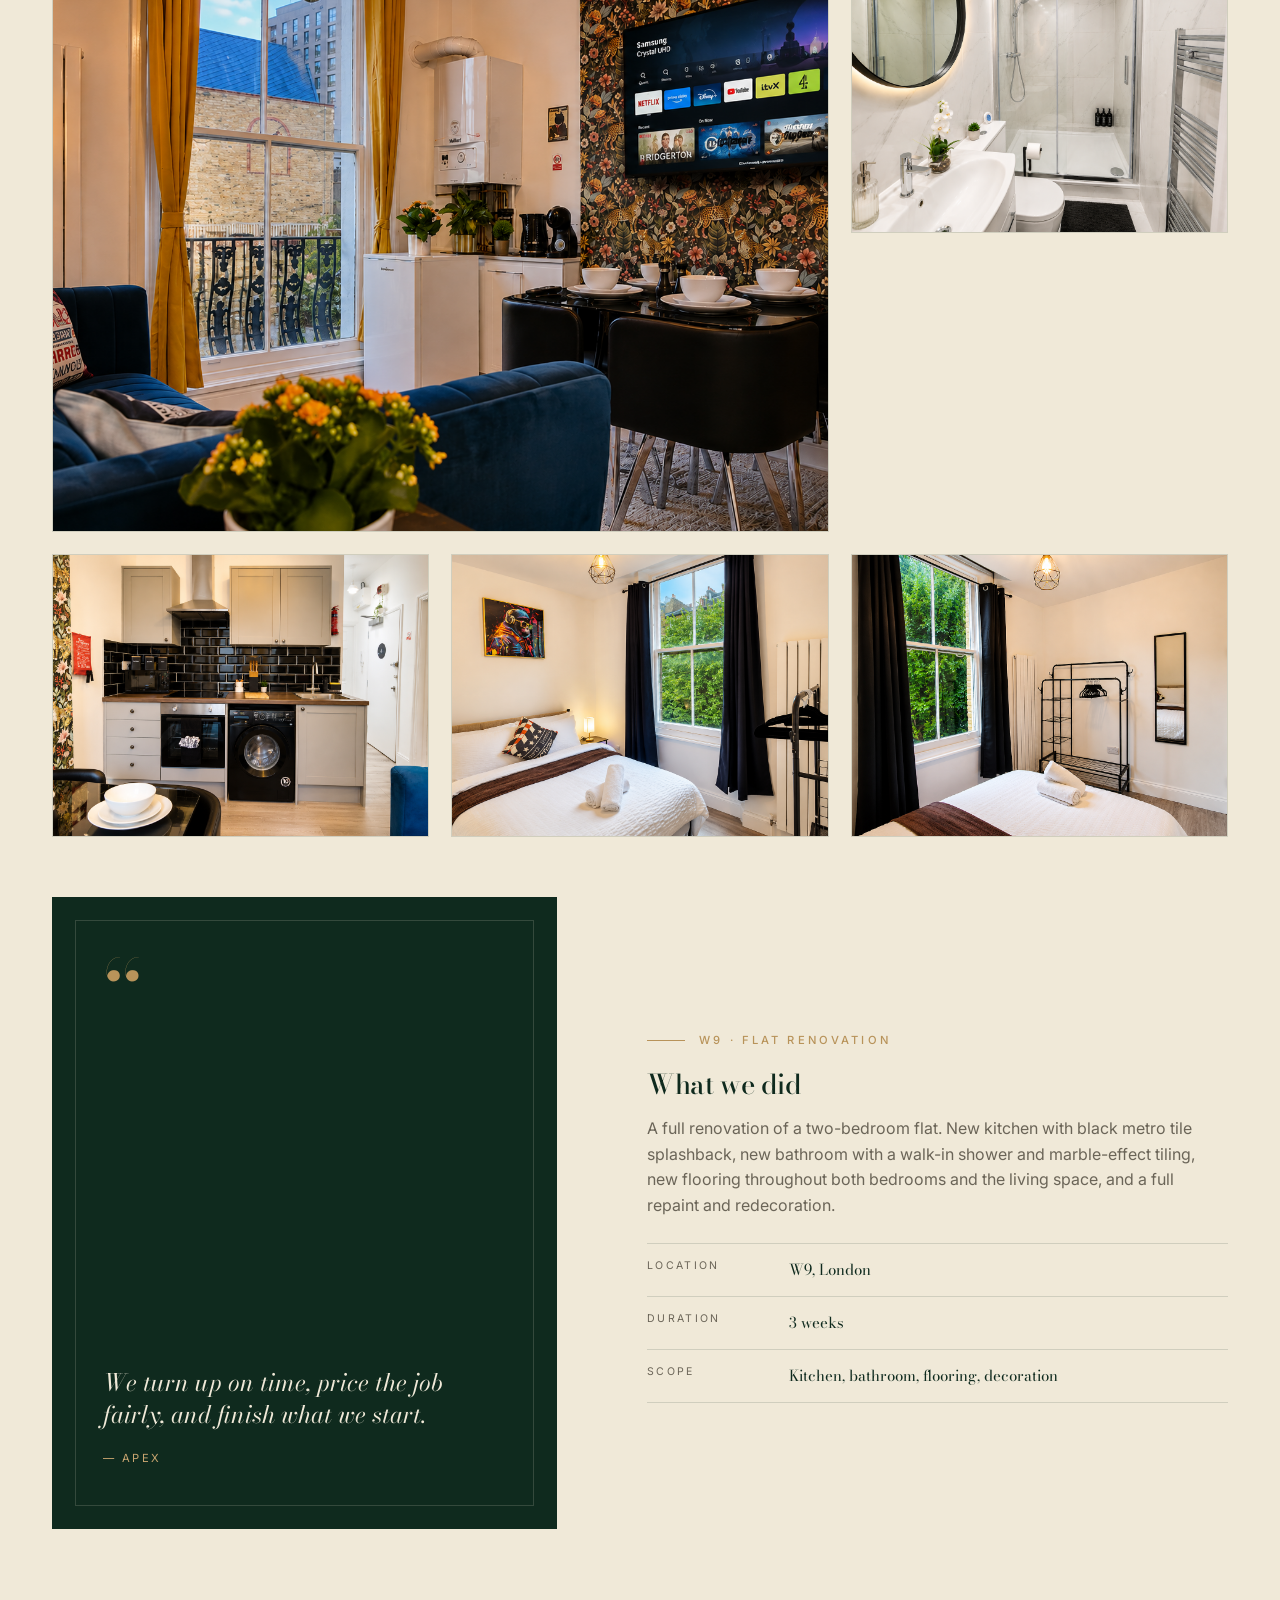
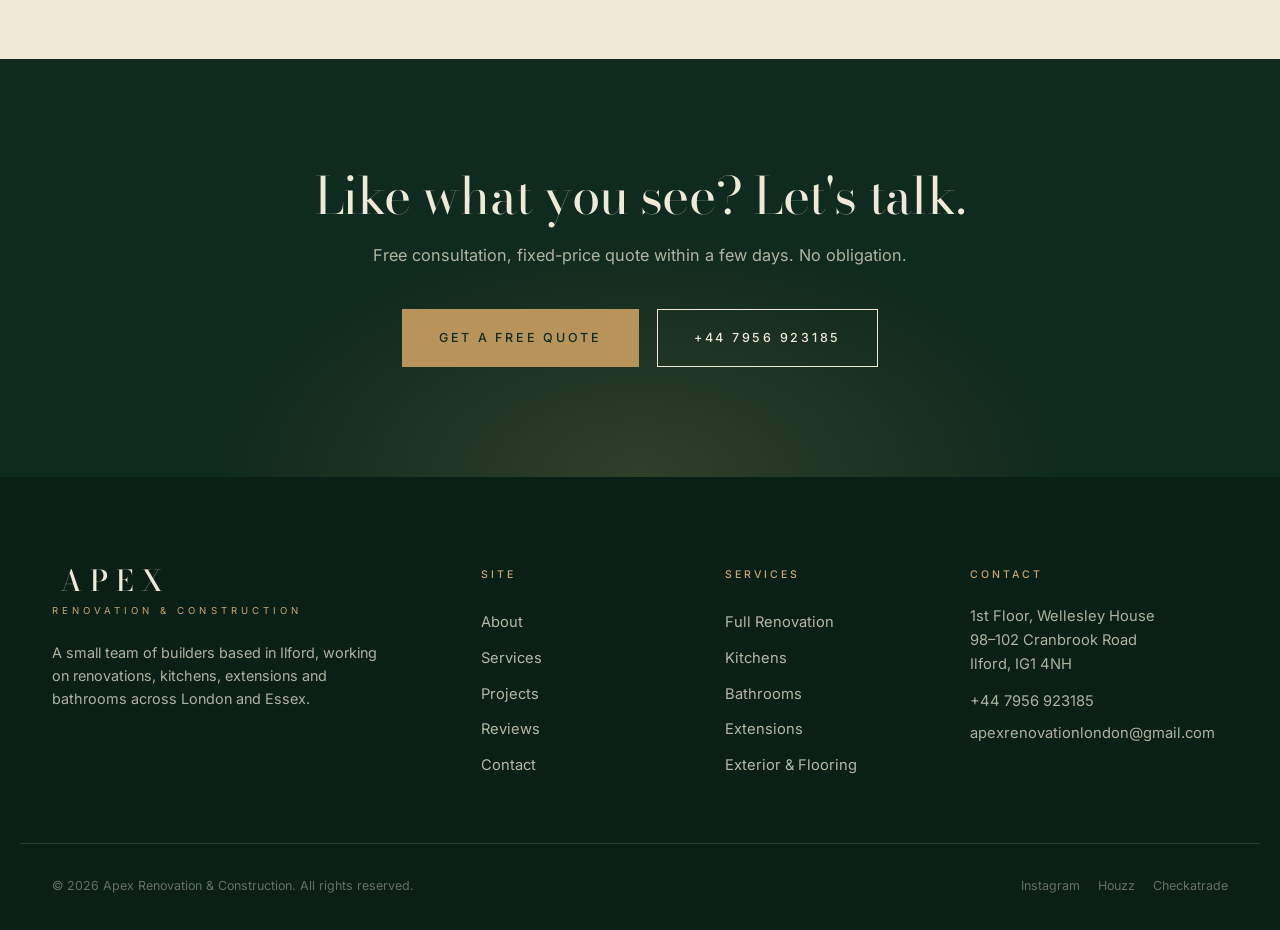
<file: projects.html>
<!DOCTYPE html>
<html lang="en">
<head>
<meta charset="UTF-8">
<meta name="viewport" content="width=device-width, initial-scale=1.0">
<title>Projects | Apex Renovation &amp; Construction</title>
<meta name="description" content="Recent renovation work by Apex Renovation & Construction, including a full flat renovation near Amberley Picture House, W9.">
<link rel="preconnect" href="https://fonts.googleapis.com">
<link rel="preconnect" href="https://fonts.gstatic.com" crossorigin>
<link href="https://fonts.googleapis.com/css2?family=Bodoni+Moda:ital,wght@0,400;0,500;0,600;0,700;1,400;1,500&family=Inter:wght@300;400;500;600;700&display=swap" rel="stylesheet">
<link rel="stylesheet" href="css/style.css">
<style>
  .photo-grid { display: grid; grid-template-columns: repeat(3, 1fr); gap: 22px; }
  .photo-grid.gallery-filtered .photo-item.hidden { display: none; }
  .photo-item { overflow: hidden; border: 1px solid var(--hairline); aspect-ratio: 4/3; }
  .photo-item img { width: 100%; height: 100%; object-fit: cover; transition: transform 0.4s ease; }
  .photo-item:hover img { transform: scale(1.05); }
  .photo-item.wide { grid-column: span 2; }
  @media (max-width: 900px) { .photo-grid { grid-template-columns: 1fr 1fr; } .photo-item.wide { grid-column: span 2; } }
  @media (max-width: 600px) { .photo-grid { grid-template-columns: 1fr; } .photo-item.wide { grid-column: span 1; } }

  .case-hero { position: relative; aspect-ratio: 16/9; overflow: hidden; border: 1px solid var(--green); margin-bottom: 20px; }
  .case-hero img { width: 100%; height: 100%; object-fit: cover; }
</style>
</head>
<body>

<header class="site-header">
  <div class="header-top">
    <div class="header-top-inner">
      <span>1st Floor, Wellesley House, 98–102 Cranbrook Road, Ilford, IG1 4NH</span>
      <a href="tel:+447956923185">+44 7956 923185</a>
    </div>
  </div>
  <div class="header-main-inner">
    <a href="index.html" class="brand"><span class="word">APEX</span><span class="sub">Renovation &amp; Construction</span></a>
    <nav class="main-nav" id="main-nav">
      <a href="index.html">Home</a>
      <a href="about.html">About</a>
      <a href="services.html">Services</a>
      <a href="projects.html">Projects</a>
      <a href="reviews.html">Reviews</a>
      <a href="contact.html">Contact</a>
    </nav>
    <a href="contact.html" class="header-cta">Request Quote</a>
    <button class="nav-toggle" id="nav-toggle" aria-label="Toggle navigation"><span></span></button>
  </div>
</header>

<section class="page-hero">
  <div class="container">
    <span class="eyebrow eyebrow-line">Projects</span>
    <h1>Recent work.</h1>
    <div class="breadcrumb"><a href="index.html">Home</a> &nbsp;/&nbsp; Projects</div>
  </div>
</section>

<section class="section section-cream">
  <div class="container">
    <div class="section-head center">
      <span class="eyebrow eyebrow-line">Case Study</span>
      <h2 style="margin-top:20px;">Flat renovation, W9.</h2>
      <p>A full renovation of a two-bedroom flat near Amberley Picture House, W9. New kitchen, new bathroom, new flooring throughout, and full redecoration — finished in 3 weeks.</p>
    </div>

    <div class="case-hero">
      <img src="images/project-1/kitchen-living-2.png" alt="Renovated open-plan kitchen and living room, W9 flat renovation">
    </div>

    <div class="photo-grid" style="margin-bottom:60px;">
      <div class="photo-item wide"><img src="images/project-1/living-room-2.png" alt="Living room after renovation, W9 flat"></div>
      <div class="photo-item"><img src="images/project-1/bathroom.png" alt="New bathroom, W9 flat renovation"></div>
      <div class="photo-item"><img src="images/project-1/kitchen-detail.png" alt="New kitchen units and worktop, W9 flat renovation"></div>
      <div class="photo-item"><img src="images/project-1/bedroom-1.png" alt="Bedroom one after renovation, W9 flat"></div>
      <div class="photo-item"><img src="images/project-1/bedroom-2-wide.png" alt="Bedroom two after renovation, W9 flat"></div>
    </div>

    <div class="split">
      <div class="split-media">
        <div class="quote-block">
          <div class="mark">&ldquo;</div>
          <div>
            <blockquote>We turn up on time, price the job fairly, and finish what we start.</blockquote>
            <cite>— Apex</cite>
          </div>
        </div>
      </div>
      <div>
        <span class="eyebrow eyebrow-line">W9 · Flat Renovation</span>
        <h3 style="margin-top:20px;">What we did</h3>
        <p style="color:var(--muted); margin: 18px 0 22px;">A full renovation of a two-bedroom flat. New kitchen with black metro tile splashback, new bathroom with a walk-in shower and marble-effect tiling, new flooring throughout both bedrooms and the living space, and a full repaint and redecoration.</p>
        <ul style="margin-top:24px;">
          <li style="display:grid; grid-template-columns:130px 1fr; gap:12px; padding:14px 0; border-top:1px solid var(--hairline); font-size:0.94rem;"><span style="font-family:var(--sans); font-size:0.66rem; letter-spacing:0.22em; text-transform:uppercase; color:var(--muted);">Location</span><span style="font-family:var(--serif); color:var(--green);">W9, London</span></li>
          <li style="display:grid; grid-template-columns:130px 1fr; gap:12px; padding:14px 0; border-top:1px solid var(--hairline); font-size:0.94rem;"><span style="font-family:var(--sans); font-size:0.66rem; letter-spacing:0.22em; text-transform:uppercase; color:var(--muted);">Duration</span><span style="font-family:var(--serif); color:var(--green);">3 weeks</span></li>
          <li style="display:grid; grid-template-columns:130px 1fr; gap:12px; padding:14px 0; border-top:1px solid var(--hairline); border-bottom:1px solid var(--hairline); font-size:0.94rem;"><span style="font-family:var(--sans); font-size:0.66rem; letter-spacing:0.22em; text-transform:uppercase; color:var(--muted);">Scope</span><span style="font-family:var(--serif); color:var(--green);">Kitchen, bathroom, flooring, decoration</span></li>
        </ul>
      </div>
    </div>
  </div>
</section>

<section class="cta-banner">
  <div class="container">
    <h2>Like what you see? Let's talk.</h2>
    <p>Free consultation, fixed-price quote within a few days. No obligation.</p>
    <div class="cta-actions">
      <a href="contact.html" class="btn btn-gold btn-lg">Get a Free Quote</a>
      <a href="tel:+447956923185" class="btn btn-outline-cream btn-lg">+44 7956 923185</a>
    </div>
  </div>
</section>

<footer class="site-footer">
  <div class="container footer-grid">
    <div class="footer-brand"><div class="word">APEX</div><div class="sub">Renovation &amp; Construction</div><p>A small team of builders based in Ilford, working on renovations, kitchens, extensions and bathrooms across London and Essex.</p></div>
    <div><h5>Site</h5><div class="footer-links"><a href="about.html">About</a><a href="services.html">Services</a><a href="projects.html">Projects</a><a href="reviews.html">Reviews</a><a href="contact.html">Contact</a></div></div>
    <div><h5>Services</h5><div class="footer-links"><a href="services.html#full-renovation">Full Renovation</a><a href="services.html#kitchen">Kitchens</a><a href="services.html#bathroom">Bathrooms</a><a href="services.html#extensions">Extensions</a><a href="services.html#exterior">Exterior &amp; Flooring</a></div></div>
    <div class="footer-contact"><h5>Contact</h5><p>1st Floor, Wellesley House<br>98–102 Cranbrook Road<br>Ilford, IG1 4NH</p><p style="margin-top:14px;"><a href="tel:+447956923185">+44 7956 923185</a></p><p><a href="mailto:apexrenovationlondon@gmail.com">apexrenovationlondon@gmail.com</a></p></div>
  </div>
  <div class="container footer-bottom">
    <div>© 2026 Apex Renovation &amp; Construction. All rights reserved.</div>
    <div class="social"><a href="#">Instagram</a><a href="#">Houzz</a><a href="#">Checkatrade</a></div>
  </div>
</footer>

<a href="https://wa.me/447956923185?text=Hi%20Apex%2C%20I%27d%20like%20a%20quote%20for%20a%20renovation." class="whatsapp-float" aria-label="Chat with us on WhatsApp" target="_blank" rel="noopener">
  <svg viewBox="0 0 24 24" aria-hidden="true"><path d="M17.472 14.382c-.297-.149-1.758-.867-2.03-.967-.273-.099-.471-.148-.67.15-.197.297-.767.966-.94 1.164-.173.199-.347.223-.644.075-.297-.15-1.255-.463-2.39-1.475-.883-.788-1.48-1.761-1.653-2.059-.173-.297-.018-.458.13-.606.134-.133.298-.347.446-.52.149-.174.198-.298.298-.497.099-.198.05-.371-.025-.52-.075-.149-.669-1.612-.916-2.207-.242-.579-.487-.5-.669-.51-.173-.008-.371-.01-.57-.01-.198 0-.52.074-.792.372-.272.297-1.04 1.016-1.04 2.479 0 1.462 1.065 2.875 1.213 3.074.149.198 2.096 3.2 5.077 4.487.709.306 1.262.489 1.694.626.712.227 1.36.195 1.871.118.571-.085 1.758-.719 2.006-1.413.248-.694.248-1.289.173-1.413-.074-.124-.272-.198-.57-.347z"/><path d="M12.001 2C6.478 2 2 6.477 2 12c0 1.892.529 3.716 1.531 5.302L2 22l4.83-1.507A9.958 9.958 0 0012.001 22C17.523 22 22 17.523 22 12S17.523 2 12.001 2zm0 18.2a8.174 8.174 0 01-4.396-1.28l-.316-.19-2.867.894.914-2.803-.206-.325A8.166 8.166 0 013.8 12c0-4.522 3.679-8.2 8.201-8.2 4.521 0 8.2 3.678 8.2 8.2 0 4.521-3.679 8.2-8.2 8.2z"/></svg>
</a>
<script src="js/main.js"></script>
</body>
</html>
</file>
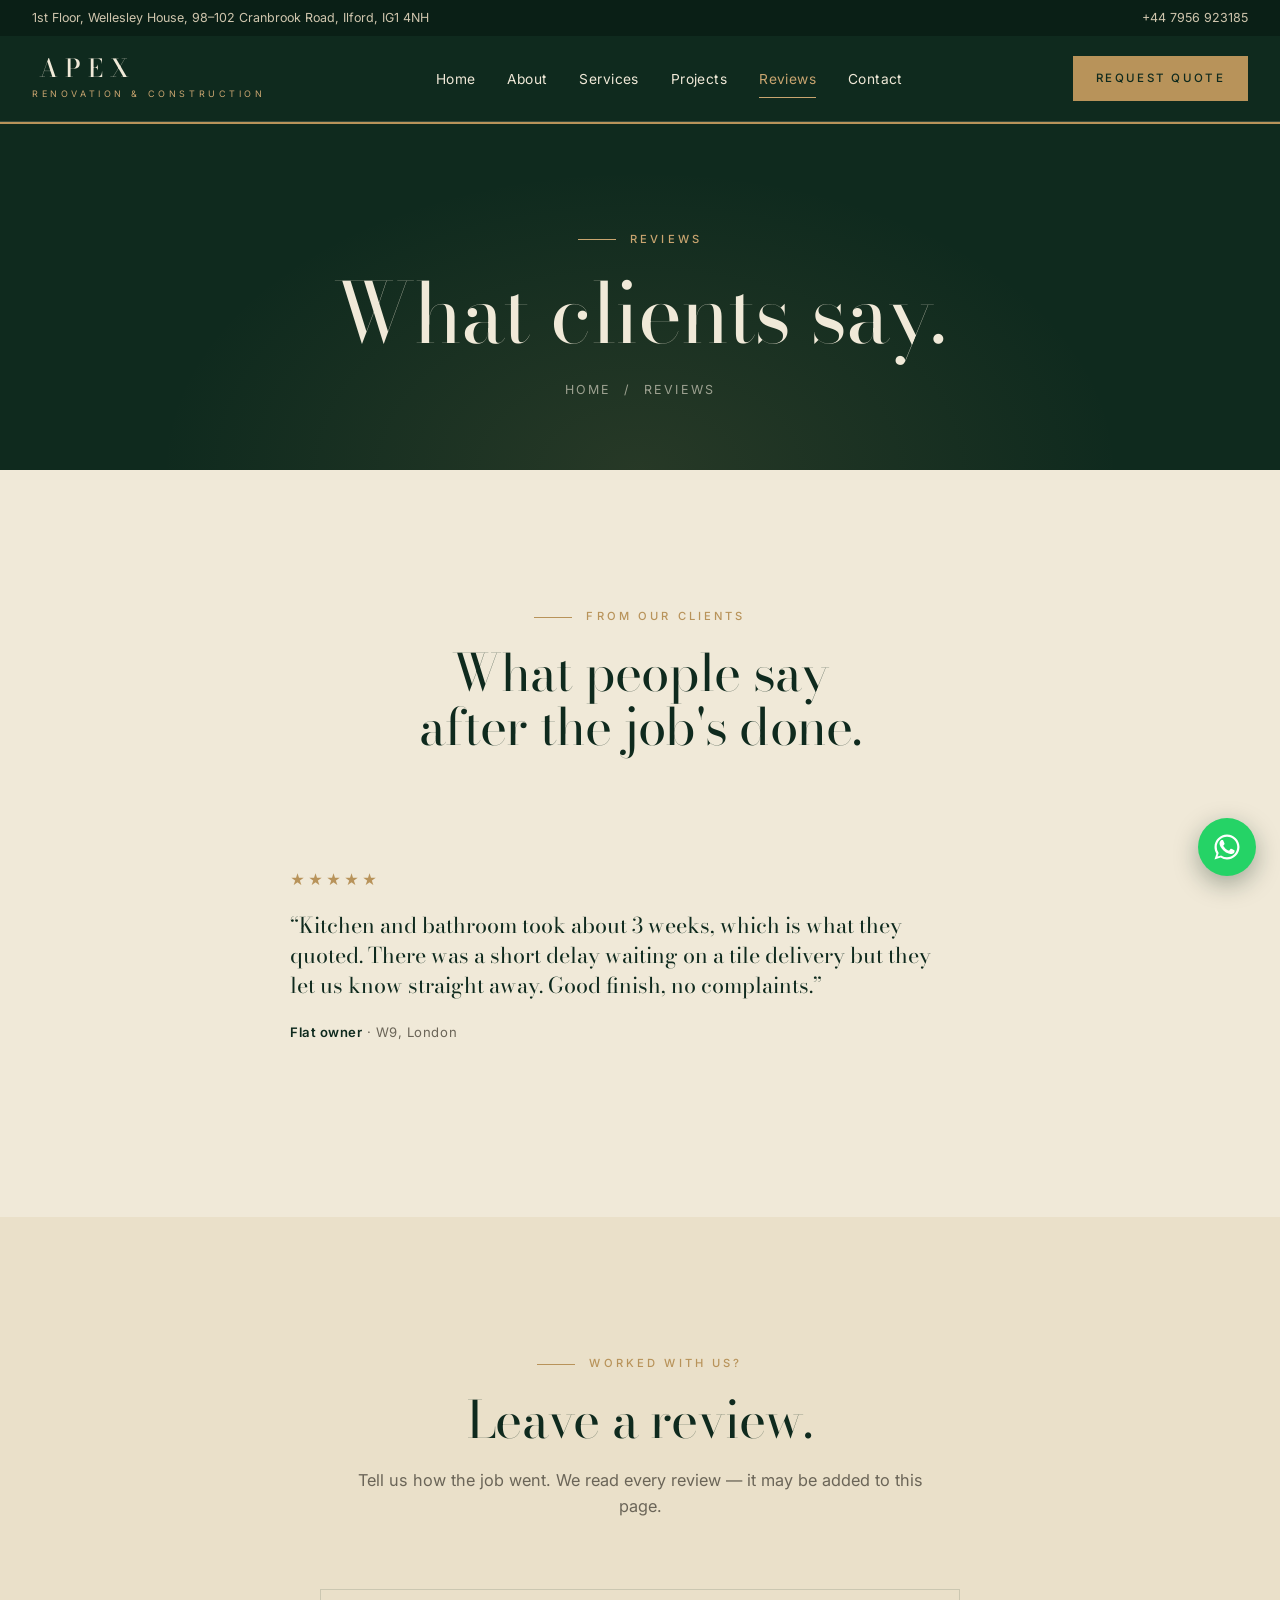
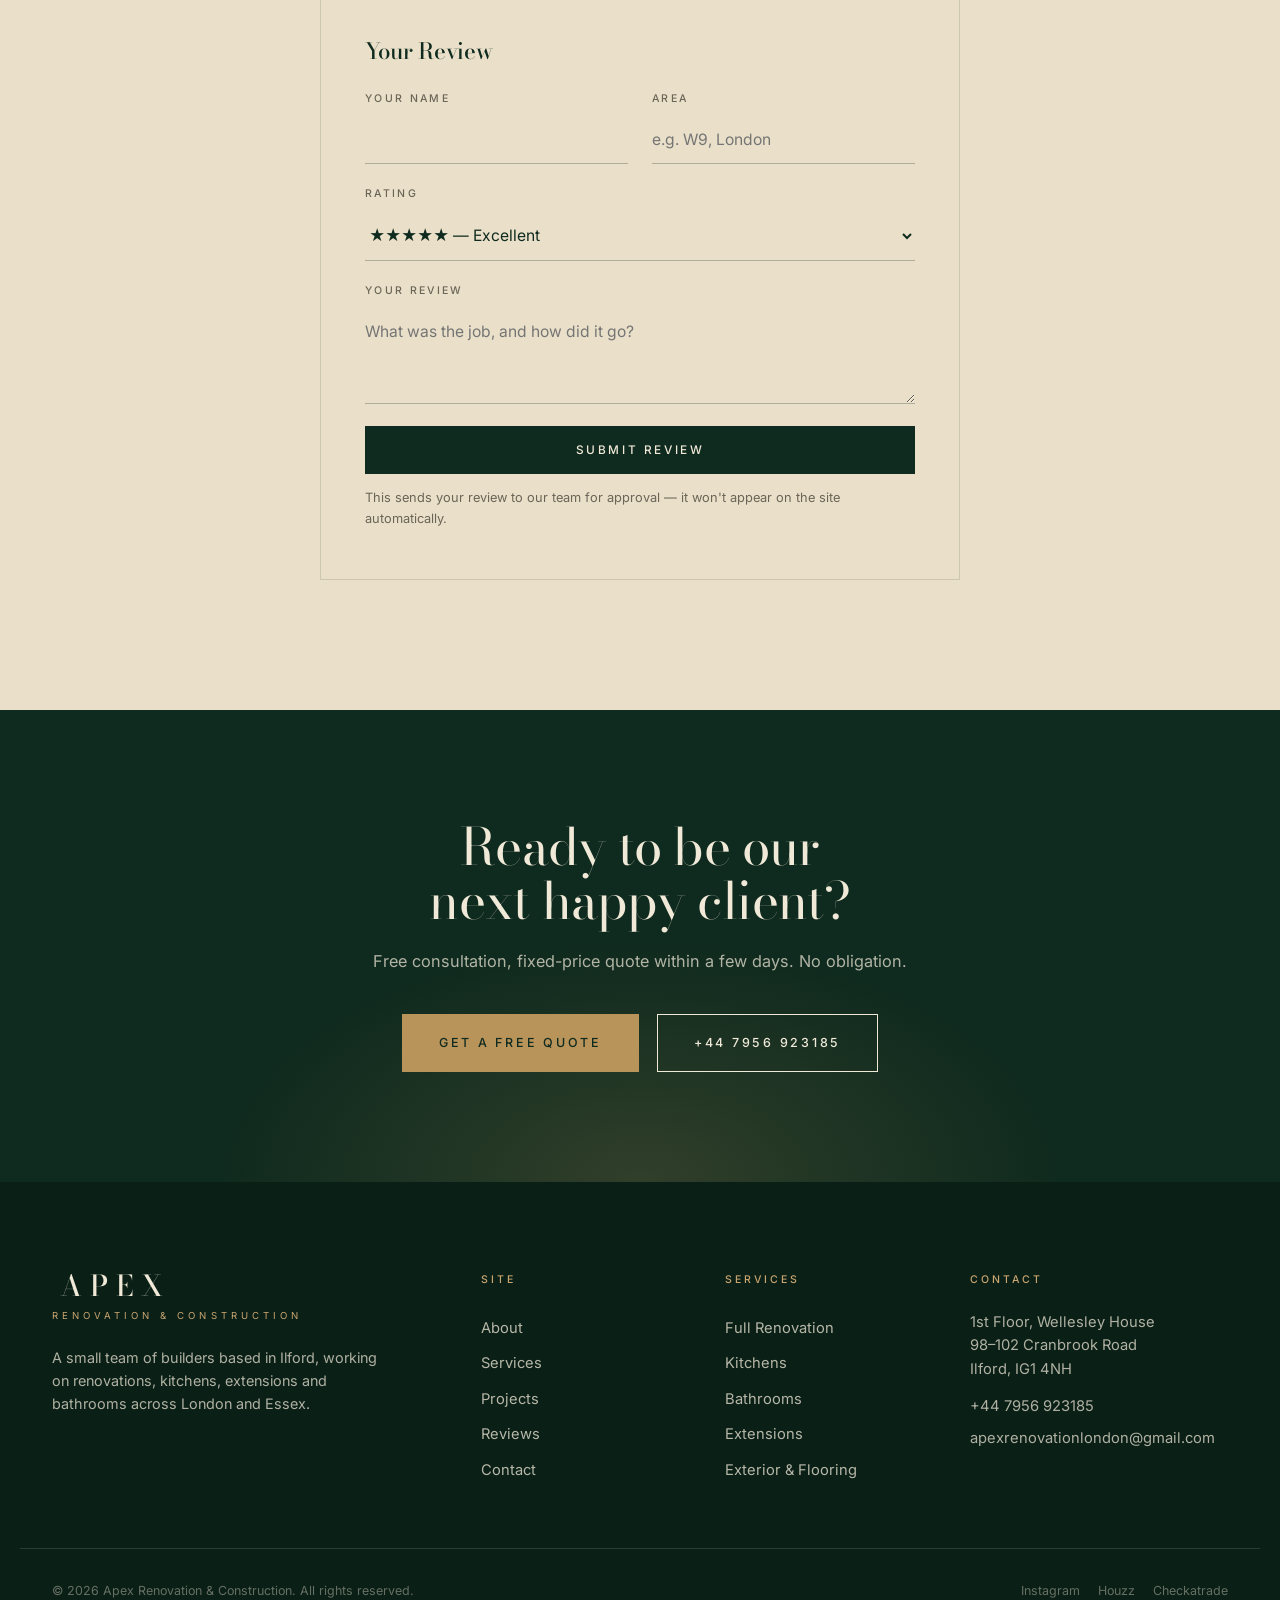
<file: reviews.html>
<!DOCTYPE html>
<html lang="en">
<head>
<meta charset="UTF-8">
<meta name="viewport" content="width=device-width, initial-scale=1.0">
<title>Reviews | Apex Renovation &amp; Construction</title>
<meta name="description" content="Reviews from Apex Renovation & Construction clients, plus an option to leave your own.">
<link rel="preconnect" href="https://fonts.googleapis.com">
<link rel="preconnect" href="https://fonts.gstatic.com" crossorigin>
<link href="https://fonts.googleapis.com/css2?family=Bodoni+Moda:ital,wght@0,400;0,500;0,600;0,700;1,400;1,500&family=Inter:wght@300;400;500;600;700&display=swap" rel="stylesheet">
<link rel="stylesheet" href="css/style.css">
</head>
<body>

<header class="site-header">
  <div class="header-top">
    <div class="header-top-inner">
      <span>1st Floor, Wellesley House, 98–102 Cranbrook Road, Ilford, IG1 4NH</span>
      <a href="tel:+447956923185">+44 7956 923185</a>
    </div>
  </div>
  <div class="header-main-inner">
    <a href="index.html" class="brand"><span class="word">APEX</span><span class="sub">Renovation &amp; Construction</span></a>
    <nav class="main-nav" id="main-nav">
      <a href="index.html">Home</a>
      <a href="about.html">About</a>
      <a href="services.html">Services</a>
      <a href="projects.html">Projects</a>
      <a href="reviews.html">Reviews</a>
      <a href="contact.html">Contact</a>
    </nav>
    <a href="contact.html" class="header-cta">Request Quote</a>
    <button class="nav-toggle" id="nav-toggle" aria-label="Toggle navigation"><span></span></button>
  </div>
</header>

<section class="page-hero">
  <div class="container">
    <span class="eyebrow eyebrow-line">Reviews</span>
    <h1>What clients say.</h1>
    <div class="breadcrumb"><a href="index.html">Home</a> &nbsp;/&nbsp; Reviews</div>
  </div>
</section>

<section class="section section-cream">
  <div class="container">
    <div class="section-head center">
      <span class="eyebrow eyebrow-line">From Our Clients</span>
      <h2 style="margin-top:20px;">What people say after the job's done.</h2>
    </div>

    <div class="reviews-grid" style="grid-template-columns: 1fr; max-width:700px; margin:0 auto;">
      <div class="review" style="border-left:none; padding-left:0;">
        <div class="stars">★★★★★</div>
        <blockquote>&ldquo;Kitchen and bathroom took about 3 weeks, which is what they quoted. There was a short delay waiting on a tile delivery but they let us know straight away. Good finish, no complaints.&rdquo;</blockquote>
        <cite><strong>Flat owner</strong> · W9, London</cite>
      </div>
    </div>
  </div>
</section>

<section class="section section-cream-soft">
  <div class="container">
    <div class="section-head center">
      <span class="eyebrow eyebrow-line">Worked With Us?</span>
      <h2 style="margin-top:20px;">Leave a review.</h2>
      <p>Tell us how the job went. We read every review — it may be added to this page.</p>
    </div>

    <div class="contact-form" style="max-width:640px; margin:0 auto;">
      <h4>Your Review</h4>
      <form data-form action="https://formspree.io/f/moeqqplp" method="POST">
        <input type="hidden" name="_subject" value="New review submitted — Apex website">
        <div class="field-row">
          <div class="field"><label for="r-name">Your Name</label><input type="text" id="r-name" name="name" required></div>
          <div class="field"><label for="r-area">Area</label><input type="text" id="r-area" name="area" placeholder="e.g. W9, London"></div>
        </div>
        <div class="field">
          <label for="r-rating">Rating</label>
          <select id="r-rating" name="rating">
            <option>★★★★★ — Excellent</option>
            <option>★★★★☆ — Good</option>
            <option>★★★☆☆ — Average</option>
            <option>★★☆☆☆ — Below Average</option>
            <option>★☆☆☆☆ — Poor</option>
          </select>
        </div>
        <div class="field"><label for="r-review">Your Review</label><textarea id="r-review" name="review" placeholder="What was the job, and how did it go?" required></textarea></div>
        <button type="submit" class="btn btn-green btn-block">Submit Review</button>
        <p class="form-note">This sends your review to our team for approval — it won't appear on the site automatically.</p>
      </form>
      <div class="form-success">Thanks for taking the time — we've received your review.</div>
      <div class="form-error" style="display:none; margin-top:18px; padding:16px 20px; background:#F6E3DE; color:#8A3B24; font-family:var(--sans); font-size:0.9rem;">Something went wrong sending that — please try again, or email us directly at <a href="mailto:apexrenovationlondon@gmail.com" style="text-decoration:underline;">apexrenovationlondon@gmail.com</a>.</div>
    </div>
  </div>
</section>

<section class="cta-banner">
  <div class="container">
    <h2>Ready to be our next happy client?</h2>
    <p>Free consultation, fixed-price quote within a few days. No obligation.</p>
    <div class="cta-actions">
      <a href="contact.html" class="btn btn-gold btn-lg">Get a Free Quote</a>
      <a href="tel:+447956923185" class="btn btn-outline-cream btn-lg">+44 7956 923185</a>
    </div>
  </div>
</section>

<footer class="site-footer">
  <div class="container footer-grid">
    <div class="footer-brand"><div class="word">APEX</div><div class="sub">Renovation &amp; Construction</div><p>A small team of builders based in Ilford, working on renovations, kitchens, extensions and bathrooms across London and Essex.</p></div>
    <div><h5>Site</h5><div class="footer-links"><a href="about.html">About</a><a href="services.html">Services</a><a href="projects.html">Projects</a><a href="reviews.html">Reviews</a><a href="contact.html">Contact</a></div></div>
    <div><h5>Services</h5><div class="footer-links"><a href="services.html#full-renovation">Full Renovation</a><a href="services.html#kitchen">Kitchens</a><a href="services.html#bathroom">Bathrooms</a><a href="services.html#extensions">Extensions</a><a href="services.html#exterior">Exterior &amp; Flooring</a></div></div>
    <div class="footer-contact"><h5>Contact</h5><p>1st Floor, Wellesley House<br>98–102 Cranbrook Road<br>Ilford, IG1 4NH</p><p style="margin-top:14px;"><a href="tel:+447956923185">+44 7956 923185</a></p><p><a href="mailto:apexrenovationlondon@gmail.com">apexrenovationlondon@gmail.com</a></p></div>
  </div>
  <div class="container footer-bottom">
    <div>© 2026 Apex Renovation &amp; Construction. All rights reserved.</div>
    <div class="social"><a href="#">Instagram</a><a href="#">Houzz</a><a href="#">Checkatrade</a></div>
  </div>
</footer>

<a href="https://wa.me/447956923185?text=Hi%20Apex%2C%20I%27d%20like%20a%20quote%20for%20a%20renovation." class="whatsapp-float" aria-label="Chat with us on WhatsApp" target="_blank" rel="noopener">
  <svg viewBox="0 0 24 24" aria-hidden="true"><path d="M17.472 14.382c-.297-.149-1.758-.867-2.03-.967-.273-.099-.471-.148-.67.15-.197.297-.767.966-.94 1.164-.173.199-.347.223-.644.075-.297-.15-1.255-.463-2.39-1.475-.883-.788-1.48-1.761-1.653-2.059-.173-.297-.018-.458.13-.606.134-.133.298-.347.446-.52.149-.174.198-.298.298-.497.099-.198.05-.371-.025-.52-.075-.149-.669-1.612-.916-2.207-.242-.579-.487-.5-.669-.51-.173-.008-.371-.01-.57-.01-.198 0-.52.074-.792.372-.272.297-1.04 1.016-1.04 2.479 0 1.462 1.065 2.875 1.213 3.074.149.198 2.096 3.2 5.077 4.487.709.306 1.262.489 1.694.626.712.227 1.36.195 1.871.118.571-.085 1.758-.719 2.006-1.413.248-.694.248-1.289.173-1.413-.074-.124-.272-.198-.57-.347z"/><path d="M12.001 2C6.478 2 2 6.477 2 12c0 1.892.529 3.716 1.531 5.302L2 22l4.83-1.507A9.958 9.958 0 0012.001 22C17.523 22 22 17.523 22 12S17.523 2 12.001 2zm0 18.2a8.174 8.174 0 01-4.396-1.28l-.316-.19-2.867.894.914-2.803-.206-.325A8.166 8.166 0 013.8 12c0-4.522 3.679-8.2 8.201-8.2 4.521 0 8.2 3.678 8.2 8.2 0 4.521-3.679 8.2-8.2 8.2z"/></svg>
</a>
<script src="js/main.js"></script>
</body>
</html>
</file>
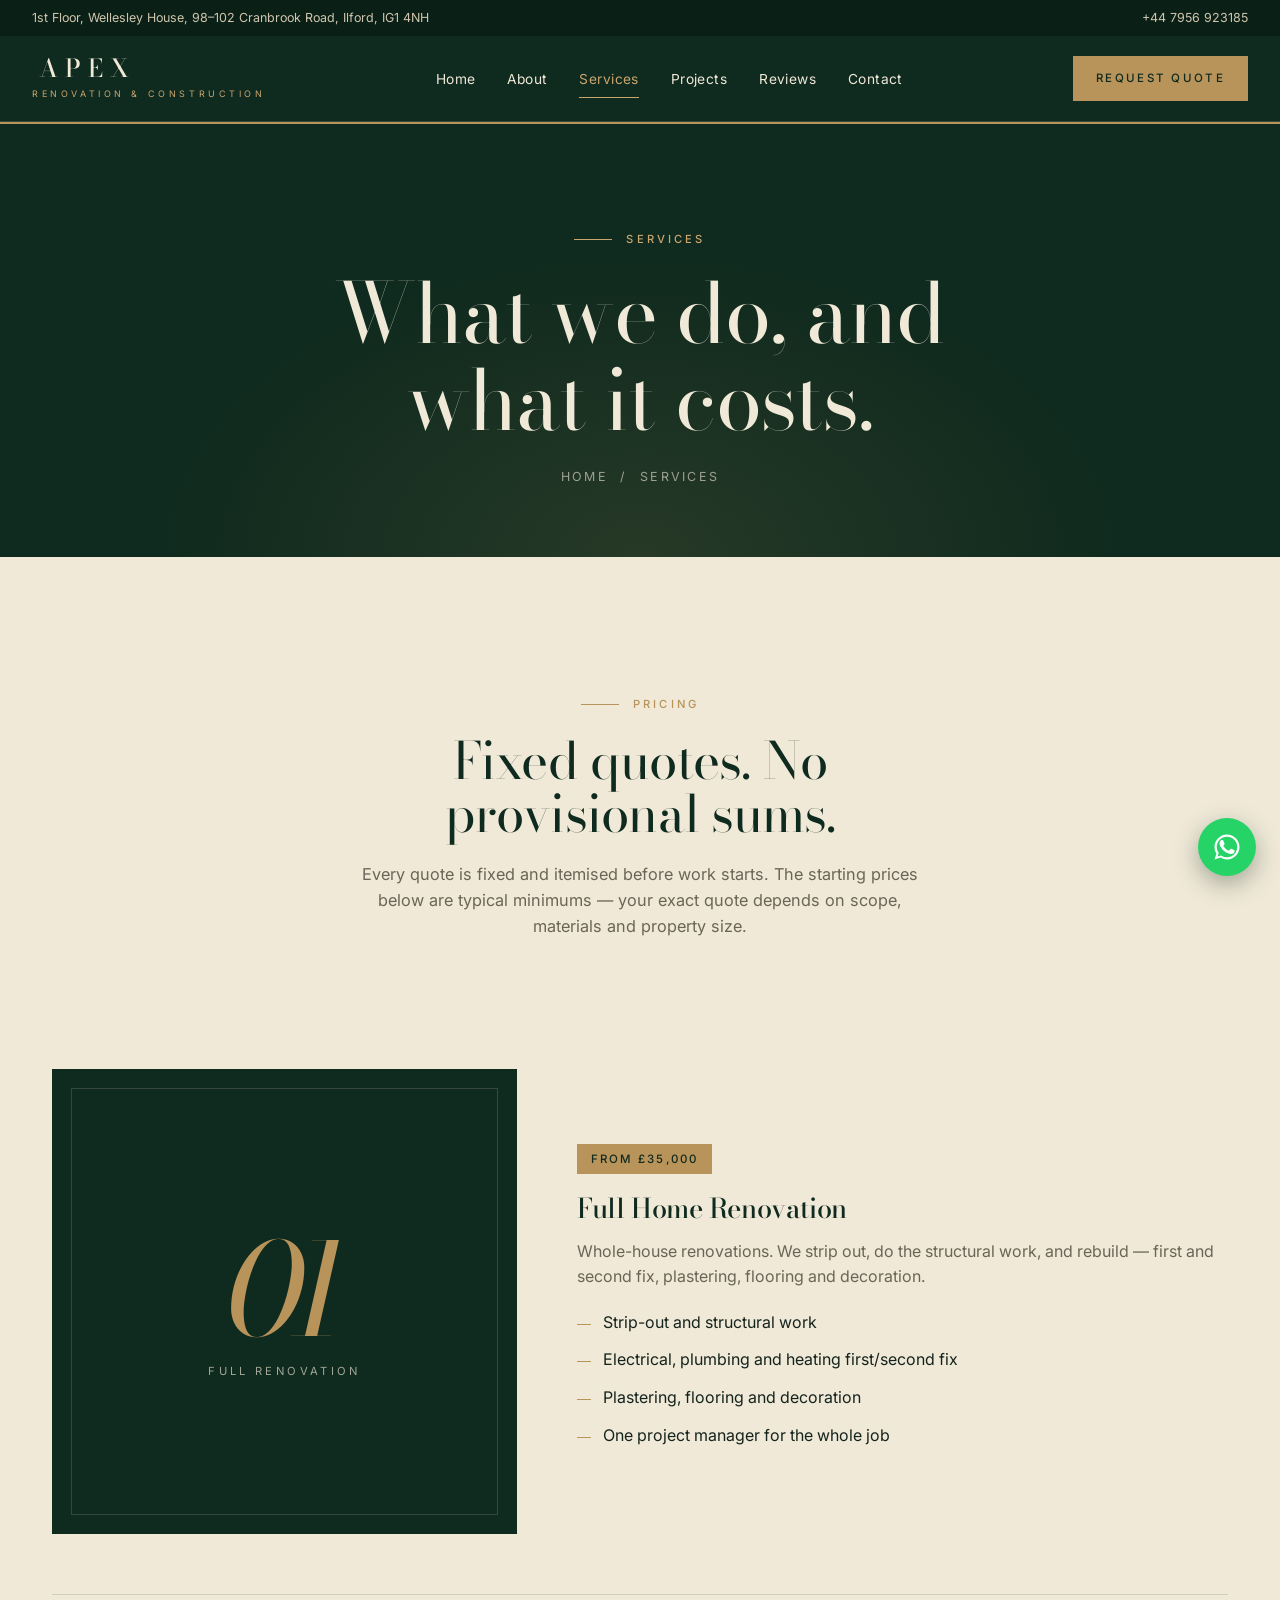
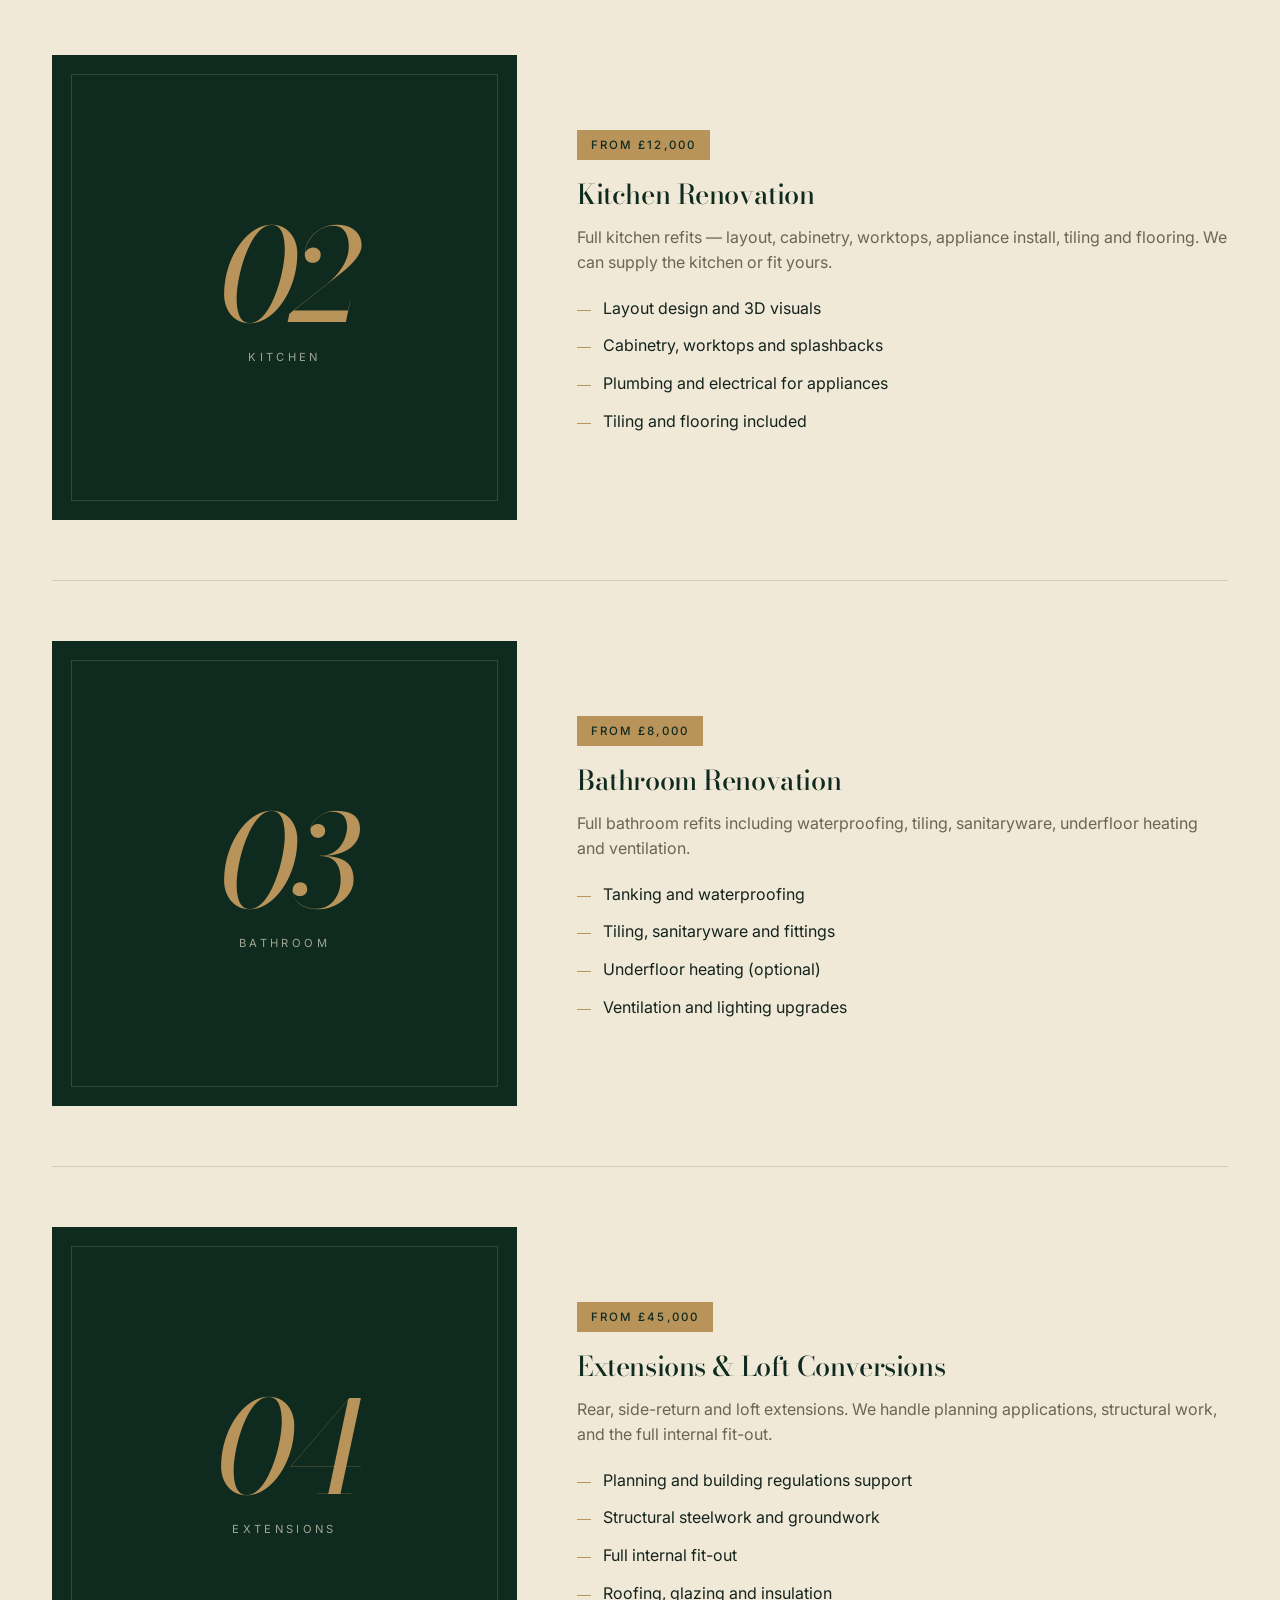
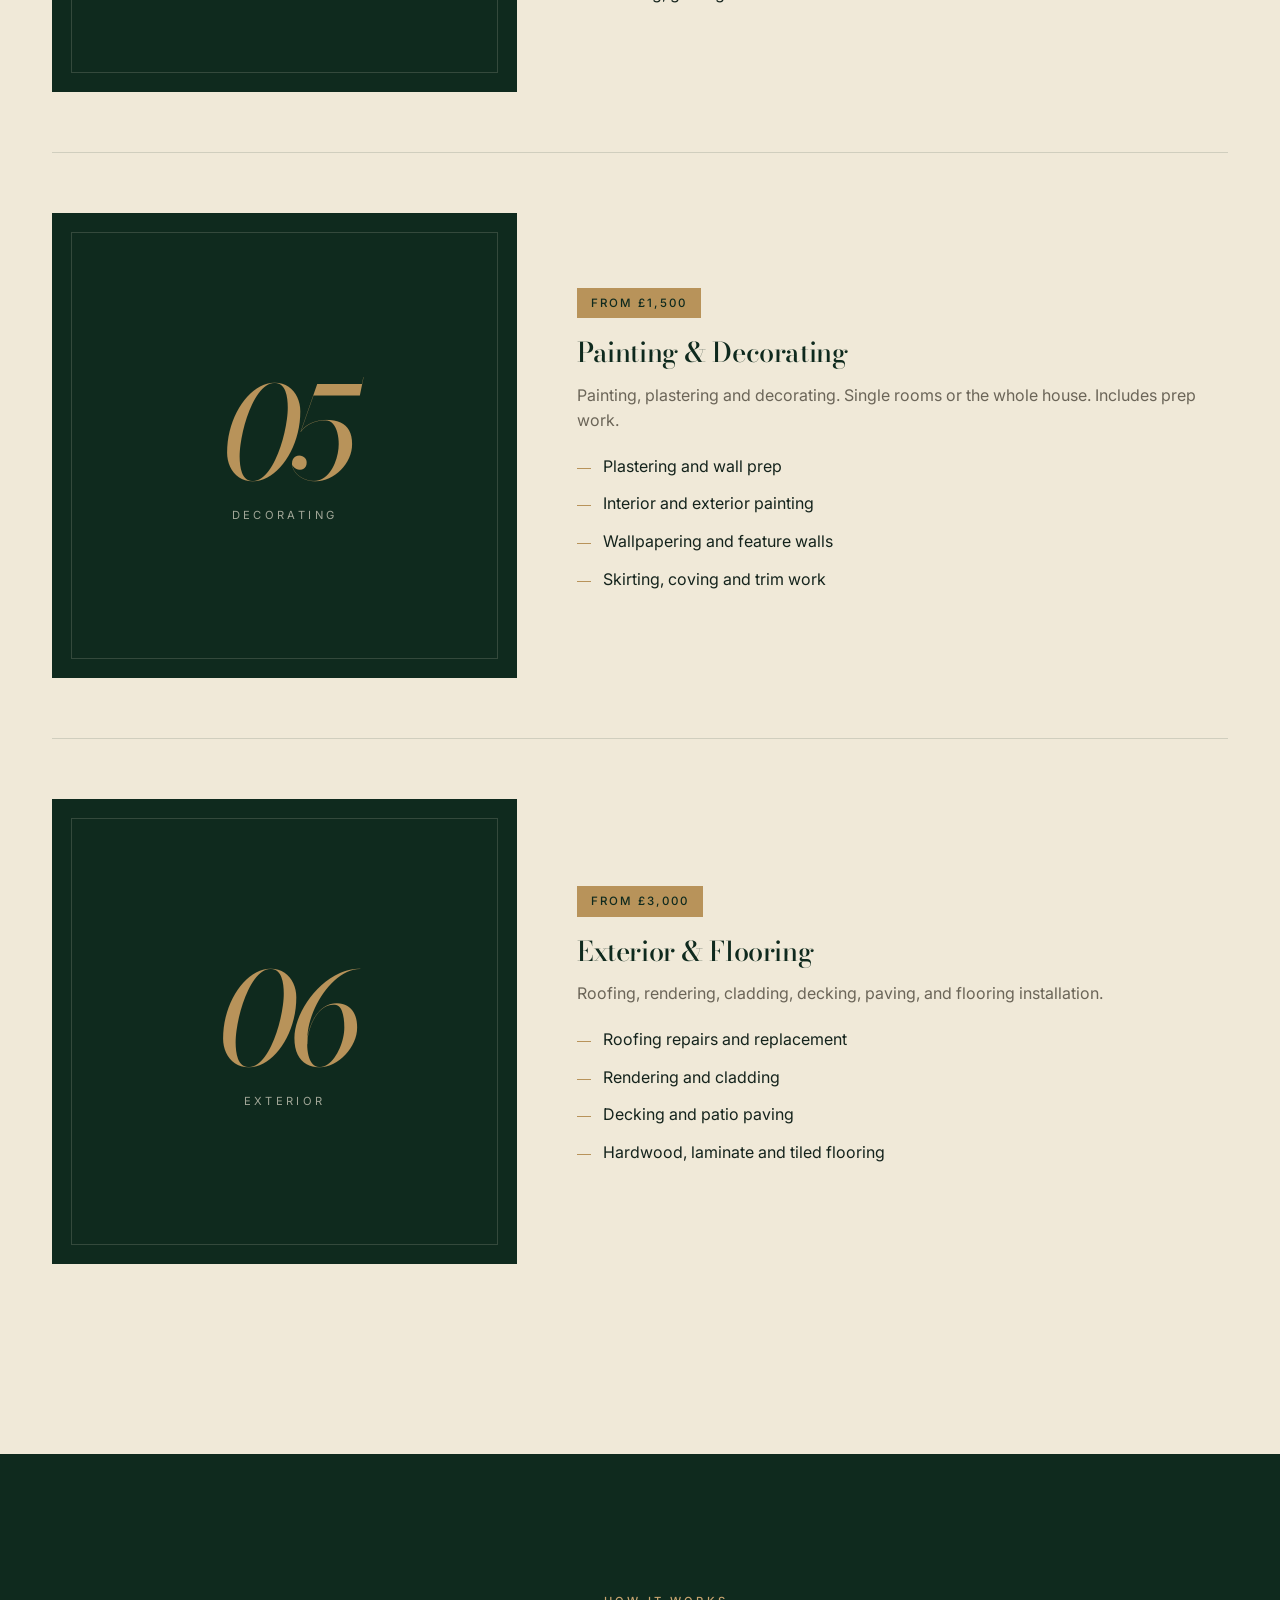
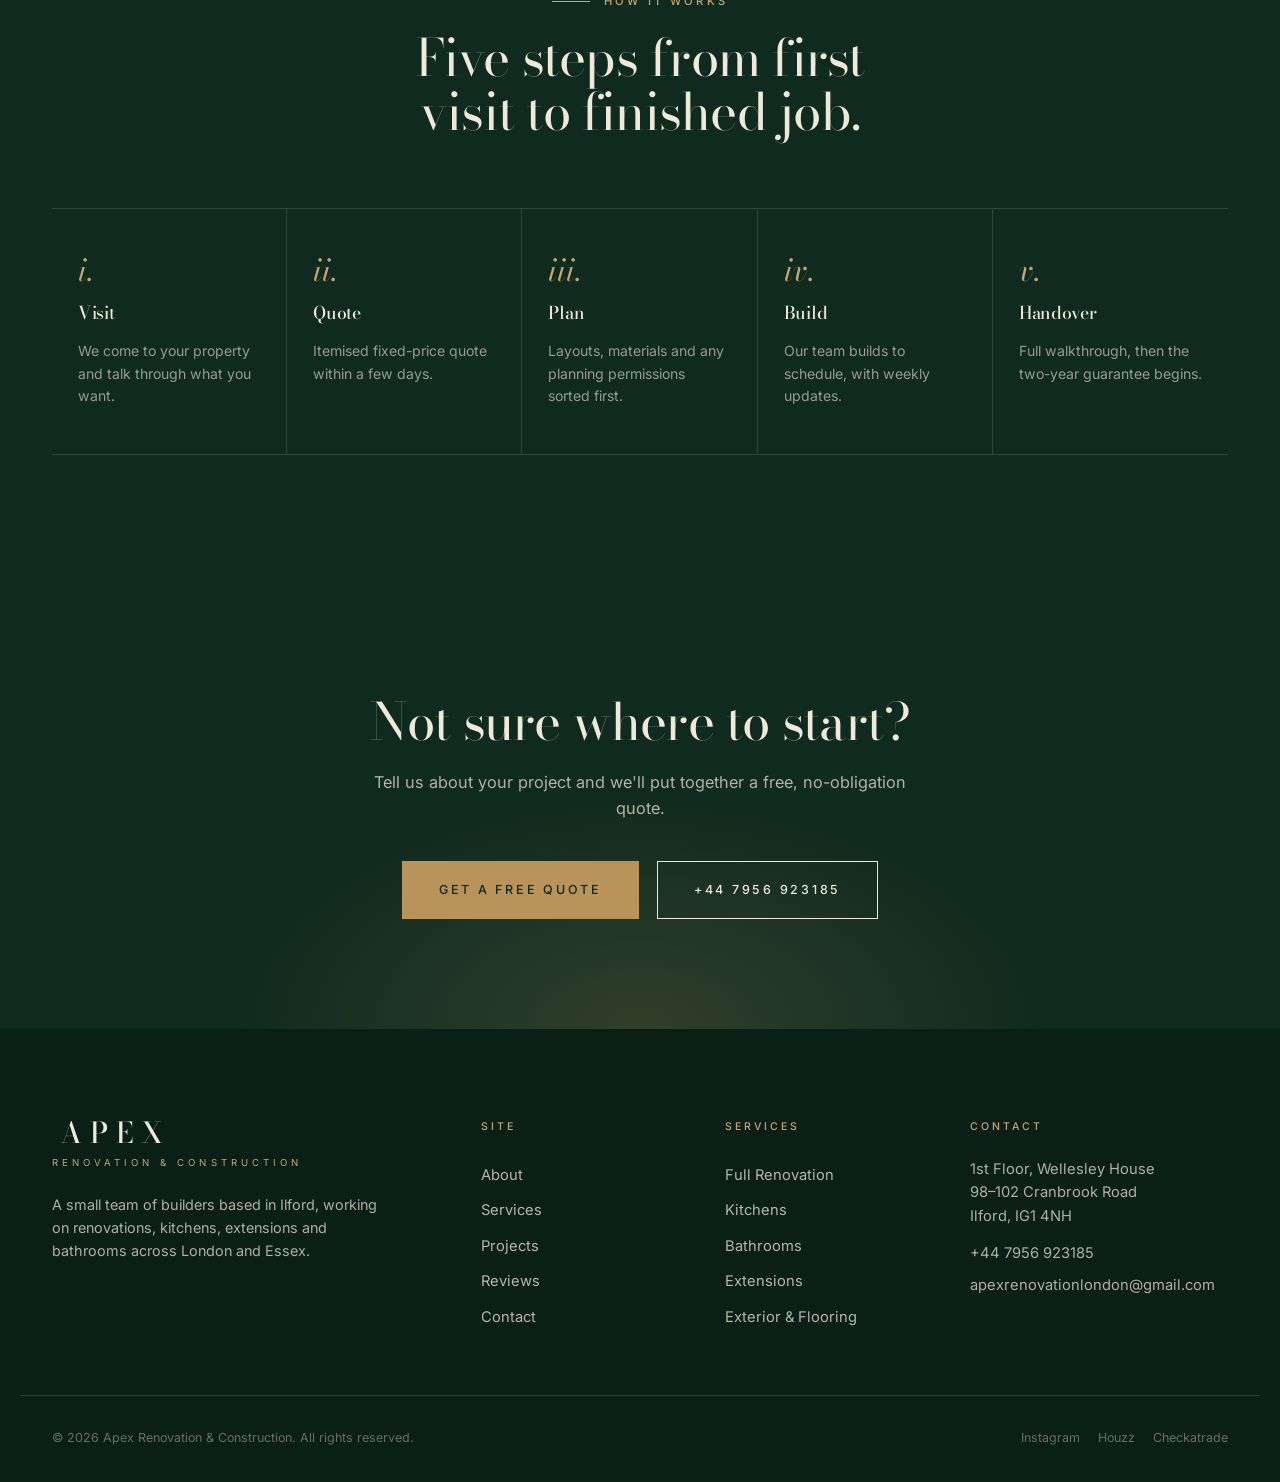
<file: services.html>
<!DOCTYPE html>
<html lang="en">
<head>
<meta charset="UTF-8">
<meta name="viewport" content="width=device-width, initial-scale=1.0">
<title>Services &amp; Pricing | Apex Renovation &amp; Construction</title>
<meta name="description" content="Full home renovations, kitchens, bathrooms, extensions, painting and exterior work — with transparent starting prices.">
<link rel="preconnect" href="https://fonts.googleapis.com">
<link rel="preconnect" href="https://fonts.gstatic.com" crossorigin>
<link href="https://fonts.googleapis.com/css2?family=Bodoni+Moda:ital,wght@0,400;0,500;0,600;0,700;1,400;1,500&family=Inter:wght@300;400;500;600;700&display=swap" rel="stylesheet">
<link rel="stylesheet" href="css/style.css">
</head>
<body>

<header class="site-header">
  <div class="header-top">
    <div class="header-top-inner">
      <span>1st Floor, Wellesley House, 98–102 Cranbrook Road, Ilford, IG1 4NH</span>
      <a href="tel:+447956923185">+44 7956 923185</a>
    </div>
  </div>
  <div class="header-main-inner">
    <a href="index.html" class="brand"><span class="word">APEX</span><span class="sub">Renovation &amp; Construction</span></a>
    <nav class="main-nav" id="main-nav">
      <a href="index.html">Home</a>
      <a href="about.html">About</a>
      <a href="services.html">Services</a>
      <a href="projects.html">Projects</a>
      <a href="reviews.html">Reviews</a>
      <a href="contact.html">Contact</a>
    </nav>
    <a href="contact.html" class="header-cta">Request Quote</a>
    <button class="nav-toggle" id="nav-toggle" aria-label="Toggle navigation"><span></span></button>
  </div>
</header>

<section class="page-hero">
  <div class="container">
    <span class="eyebrow eyebrow-line">Services</span>
    <h1>What we do, and what it costs.</h1>
    <div class="breadcrumb"><a href="index.html">Home</a> &nbsp;/&nbsp; Services</div>
  </div>
</section>

<section class="section section-cream">
  <div class="container">
    <div class="section-head center">
      <span class="eyebrow eyebrow-line">Pricing</span>
      <h2 style="margin-top:20px;">Fixed quotes. No provisional sums.</h2>
      <p>Every quote is fixed and itemised before work starts. The starting prices below are typical minimums — your exact quote depends on scope, materials and property size.</p>
    </div>

    <div class="svc-detail" id="full-renovation">
      <div class="visual"><div class="num"><em>01</em><div class="cap">Full Renovation</div></div></div>
      <div>
        <div class="price-tag">From £35,000</div>
        <h3>Full Home Renovation</h3>
        <p class="dsc">Whole-house renovations. We strip out, do the structural work, and rebuild — first and second fix, plastering, flooring and decoration.</p>
        <ul class="check-list">
          <li>Strip-out and structural work</li>
          <li>Electrical, plumbing and heating first/second fix</li>
          <li>Plastering, flooring and decoration</li>
          <li>One project manager for the whole job</li>
        </ul>
      </div>
    </div>

    <div class="svc-detail" id="kitchen">
      <div class="visual"><div class="num"><em>02</em><div class="cap">Kitchen</div></div></div>
      <div>
        <div class="price-tag">From £12,000</div>
        <h3>Kitchen Renovation</h3>
        <p class="dsc">Full kitchen refits — layout, cabinetry, worktops, appliance install, tiling and flooring. We can supply the kitchen or fit yours.</p>
        <ul class="check-list">
          <li>Layout design and 3D visuals</li>
          <li>Cabinetry, worktops and splashbacks</li>
          <li>Plumbing and electrical for appliances</li>
          <li>Tiling and flooring included</li>
        </ul>
      </div>
    </div>

    <div class="svc-detail" id="bathroom">
      <div class="visual"><div class="num"><em>03</em><div class="cap">Bathroom</div></div></div>
      <div>
        <div class="price-tag">From £8,000</div>
        <h3>Bathroom Renovation</h3>
        <p class="dsc">Full bathroom refits including waterproofing, tiling, sanitaryware, underfloor heating and ventilation.</p>
        <ul class="check-list">
          <li>Tanking and waterproofing</li>
          <li>Tiling, sanitaryware and fittings</li>
          <li>Underfloor heating (optional)</li>
          <li>Ventilation and lighting upgrades</li>
        </ul>
      </div>
    </div>

    <div class="svc-detail" id="extensions">
      <div class="visual"><div class="num"><em>04</em><div class="cap">Extensions</div></div></div>
      <div>
        <div class="price-tag">From £45,000</div>
        <h3>Extensions &amp; Loft Conversions</h3>
        <p class="dsc">Rear, side-return and loft extensions. We handle planning applications, structural work, and the full internal fit-out.</p>
        <ul class="check-list">
          <li>Planning and building regulations support</li>
          <li>Structural steelwork and groundwork</li>
          <li>Full internal fit-out</li>
          <li>Roofing, glazing and insulation</li>
        </ul>
      </div>
    </div>

    <div class="svc-detail" id="painting">
      <div class="visual"><div class="num"><em>05</em><div class="cap">Decorating</div></div></div>
      <div>
        <div class="price-tag">From £1,500</div>
        <h3>Painting &amp; Decorating</h3>
        <p class="dsc">Painting, plastering and decorating. Single rooms or the whole house. Includes prep work.</p>
        <ul class="check-list">
          <li>Plastering and wall prep</li>
          <li>Interior and exterior painting</li>
          <li>Wallpapering and feature walls</li>
          <li>Skirting, coving and trim work</li>
        </ul>
      </div>
    </div>

    <div class="svc-detail" id="exterior">
      <div class="visual"><div class="num"><em>06</em><div class="cap">Exterior</div></div></div>
      <div>
        <div class="price-tag">From £3,000</div>
        <h3>Exterior &amp; Flooring</h3>
        <p class="dsc">Roofing, rendering, cladding, decking, paving, and flooring installation.</p>
        <ul class="check-list">
          <li>Roofing repairs and replacement</li>
          <li>Rendering and cladding</li>
          <li>Decking and patio paving</li>
          <li>Hardwood, laminate and tiled flooring</li>
        </ul>
      </div>
    </div>
  </div>
</section>

<section class="section section-green">
  <div class="container">
    <div class="section-head center">
      <span class="eyebrow eyebrow-line">How It Works</span>
      <h2 style="margin-top:20px;">Five steps from first visit to finished job.</h2>
    </div>
    <div class="process">
      <div class="step"><span class="n">i.</span><h4>Visit</h4><p>We come to your property and talk through what you want.</p></div>
      <div class="step"><span class="n">ii.</span><h4>Quote</h4><p>Itemised fixed-price quote within a few days.</p></div>
      <div class="step"><span class="n">iii.</span><h4>Plan</h4><p>Layouts, materials and any planning permissions sorted first.</p></div>
      <div class="step"><span class="n">iv.</span><h4>Build</h4><p>Our team builds to schedule, with weekly updates.</p></div>
      <div class="step"><span class="n">v.</span><h4>Handover</h4><p>Full walkthrough, then the two-year guarantee begins.</p></div>
    </div>
  </div>
</section>

<section class="cta-banner">
  <div class="container">
    <h2>Not sure where to start?</h2>
    <p>Tell us about your project and we'll put together a free, no-obligation quote.</p>
    <div class="cta-actions">
      <a href="contact.html" class="btn btn-gold btn-lg">Get a Free Quote</a>
      <a href="tel:+447956923185" class="btn btn-outline-cream btn-lg">+44 7956 923185</a>
    </div>
  </div>
</section>

<footer class="site-footer">
  <div class="container footer-grid">
    <div class="footer-brand"><div class="word">APEX</div><div class="sub">Renovation &amp; Construction</div><p>A small team of builders based in Ilford, working on renovations, kitchens, extensions and bathrooms across London and Essex.</p></div>
    <div><h5>Site</h5><div class="footer-links"><a href="about.html">About</a><a href="services.html">Services</a><a href="projects.html">Projects</a><a href="reviews.html">Reviews</a><a href="contact.html">Contact</a></div></div>
    <div><h5>Services</h5><div class="footer-links"><a href="services.html#full-renovation">Full Renovation</a><a href="services.html#kitchen">Kitchens</a><a href="services.html#bathroom">Bathrooms</a><a href="services.html#extensions">Extensions</a><a href="services.html#exterior">Exterior &amp; Flooring</a></div></div>
    <div class="footer-contact"><h5>Contact</h5><p>1st Floor, Wellesley House<br>98–102 Cranbrook Road<br>Ilford, IG1 4NH</p><p style="margin-top:14px;"><a href="tel:+447956923185">+44 7956 923185</a></p><p><a href="mailto:apexrenovationlondon@gmail.com">apexrenovationlondon@gmail.com</a></p></div>
  </div>
  <div class="container footer-bottom">
    <div>© 2026 Apex Renovation &amp; Construction. All rights reserved.</div>
    <div class="social"><a href="#">Instagram</a><a href="#">Houzz</a><a href="#">Checkatrade</a></div>
  </div>
</footer>

<a href="https://wa.me/447956923185?text=Hi%20Apex%2C%20I%27d%20like%20a%20quote%20for%20a%20renovation." class="whatsapp-float" aria-label="Chat with us on WhatsApp" target="_blank" rel="noopener">
  <svg viewBox="0 0 24 24" aria-hidden="true"><path d="M17.472 14.382c-.297-.149-1.758-.867-2.03-.967-.273-.099-.471-.148-.67.15-.197.297-.767.966-.94 1.164-.173.199-.347.223-.644.075-.297-.15-1.255-.463-2.39-1.475-.883-.788-1.48-1.761-1.653-2.059-.173-.297-.018-.458.13-.606.134-.133.298-.347.446-.52.149-.174.198-.298.298-.497.099-.198.05-.371-.025-.52-.075-.149-.669-1.612-.916-2.207-.242-.579-.487-.5-.669-.51-.173-.008-.371-.01-.57-.01-.198 0-.52.074-.792.372-.272.297-1.04 1.016-1.04 2.479 0 1.462 1.065 2.875 1.213 3.074.149.198 2.096 3.2 5.077 4.487.709.306 1.262.489 1.694.626.712.227 1.36.195 1.871.118.571-.085 1.758-.719 2.006-1.413.248-.694.248-1.289.173-1.413-.074-.124-.272-.198-.57-.347z"/><path d="M12.001 2C6.478 2 2 6.477 2 12c0 1.892.529 3.716 1.531 5.302L2 22l4.83-1.507A9.958 9.958 0 0012.001 22C17.523 22 22 17.523 22 12S17.523 2 12.001 2zm0 18.2a8.174 8.174 0 01-4.396-1.28l-.316-.19-2.867.894.914-2.803-.206-.325A8.166 8.166 0 013.8 12c0-4.522 3.679-8.2 8.201-8.2 4.521 0 8.2 3.678 8.2 8.2 0 4.521-3.679 8.2-8.2 8.2z"/></svg>
</a>
<script src="js/main.js"></script>
</body>
</html>
</file>
<file: css/style.css>
/* ============ Apex Renovation & Construction — Heritage direction ============ */

:root {
  --green: #0F2A1E;
  --green-deep: #0A1F16;
  --green-mid: #173523;
  --green-line: rgba(240,233,216,0.16);
  --cream: #F0E9D8;
  --cream-soft: #EAE0C9;
  --cream-muted: #D0C6AE;
  --gold: #B8935A;
  --gold-soft: #C9A570;
  --gold-deep: #9A7A47;
  --ink: #14231C;
  --muted: #6B6558;
  --hairline: rgba(15,42,30,0.14);
  --hairline-strong: rgba(15,42,30,0.28);

  --serif: 'Bodoni Moda', 'Didot', 'Bodoni 72', Georgia, serif;
  --sans: 'Inter', -apple-system, BlinkMacSystemFont, 'Segoe UI', sans-serif;

  --container: 1240px;
  --shadow: 0 20px 40px rgba(15,42,30,0.14);
  --shadow-lg: 0 30px 70px rgba(15,42,30,0.28);
}

*, *::before, *::after { box-sizing: border-box; margin: 0; padding: 0; }
html { scroll-behavior: smooth; }
body {
  font-family: var(--sans);
  background: var(--cream);
  color: var(--ink);
  line-height: 1.6;
  font-size: 16px;
  -webkit-font-smoothing: antialiased;
  overflow-x: hidden;
}
a { color: inherit; text-decoration: none; }
img { max-width: 100%; display: block; }
button { font-family: inherit; cursor: pointer; }
ul { list-style: none; }

.container { max-width: var(--container); margin: 0 auto; padding: 0 32px; }

h1, h2, h3, h4 {
  font-family: var(--serif); font-weight: 500; color: var(--green);
  line-height: 1.05; letter-spacing: -0.015em; text-wrap: balance;
}
h1 { font-size: clamp(2.8rem, 6.5vw, 5.2rem); font-weight: 400; }
h2 { font-size: clamp(2rem, 4vw, 3.4rem); font-weight: 400; }
h3 { font-size: clamp(1.3rem, 2.2vw, 1.7rem); font-weight: 500; }
h4 { font-size: 1.1rem; font-weight: 500; font-family: var(--serif); }
em { font-style: italic; font-weight: 400; }

.eyebrow {
  display: inline-block; font-family: var(--sans); font-size: 0.7rem;
  font-weight: 500; letter-spacing: 0.28em; text-transform: uppercase; color: var(--gold);
}
.eyebrow-line { display: inline-flex; align-items: center; gap: 14px; }
.eyebrow-line::before { content: ""; display: block; width: 38px; height: 1px; background: var(--gold); }

.section { padding: 130px 0; }
.section-cream { background: var(--cream); color: var(--ink); }
.section-cream-soft { background: var(--cream-soft); color: var(--ink); }
.section-green { background: var(--green); color: var(--cream); }
.section-green h1, .section-green h2, .section-green h3, .section-green h4 { color: var(--cream); }
.section-green .eyebrow { color: var(--gold-soft); }
.section-green .eyebrow-line::before { background: var(--gold-soft); }

.section-head { max-width: 720px; margin-bottom: 70px; }
.section-head.center { margin: 0 auto 70px; text-align: center; }
.section-head p { color: var(--muted); font-size: 1.02rem; margin-top: 20px; max-width: 580px; }
.section-head.center p { margin-left: auto; margin-right: auto; }
.section-green .section-head p { color: rgba(240,233,216,0.7); }

/* ---------- Buttons ---------- */
.btn {
  display: inline-flex; align-items: center; justify-content: center; gap: 10px;
  padding: 16px 30px; font-family: var(--sans);
  font-size: 0.74rem; font-weight: 500; letter-spacing: 0.22em; text-transform: uppercase;
  border: 1px solid transparent; transition: all 0.28s ease; cursor: pointer;
  white-space: nowrap;
}
.btn-gold { background: var(--gold); color: var(--green); border-color: var(--gold); }
.btn-gold:hover { background: var(--gold-soft); border-color: var(--gold-soft); }
.btn-green { background: var(--green); color: var(--cream); border-color: var(--green); }
.btn-green:hover { background: var(--green-deep); border-color: var(--green-deep); }
.btn-outline-cream { background: transparent; color: var(--cream); border-color: var(--cream); }
.btn-outline-cream:hover { background: var(--cream); color: var(--green); }
.btn-outline-green { background: transparent; color: var(--green); border-color: var(--green); }
.btn-outline-green:hover { background: var(--green); color: var(--cream); }
.btn-outline-gold { background: transparent; color: var(--gold); border-color: var(--gold); }
.btn-outline-gold:hover { background: var(--gold); color: var(--green); }
.btn-lg { padding: 18px 36px; font-size: 0.78rem; }
.btn-block { width: 100%; }

/* ---------- Header ---------- */
.site-header {
  position: sticky; top: 0; z-index: 100;
  background: var(--green);
  border-bottom: 1px solid var(--green-line);
  box-shadow: 0 2px 0 var(--gold);
}
.header-top {
  background: var(--green-deep); color: var(--cream-muted);
  font-size: 0.78rem; font-family: var(--sans);
}
.header-top-inner {
  padding: 8px 32px; display: flex; justify-content: space-between; align-items: center;
  max-width: 1400px; margin: 0 auto; gap: 16px; flex-wrap: wrap;
}
.header-top a { color: var(--cream-muted); transition: color 0.2s; }
.header-top a:hover { color: var(--gold-soft); }

.header-main-inner {
  padding: 20px 32px; display: flex; align-items: center; justify-content: space-between;
  max-width: 1400px; margin: 0 auto; gap: 24px;
}
.brand { display: flex; flex-direction: column; gap: 3px; }
.brand .word {
  font-family: var(--serif); font-weight: 500; font-size: 1.55rem;
  letter-spacing: 0.28em; padding-left: 0.28em; color: var(--cream); line-height: 1;
}
.brand .sub {
  font-family: var(--sans); font-size: 0.56rem; letter-spacing: 0.4em;
  text-transform: uppercase; color: var(--gold-soft); margin-top: 3px;
}
.main-nav { display: flex; gap: 32px; align-items: center; }
.main-nav a {
  font-family: var(--sans); font-size: 0.86rem; letter-spacing: 0.03em;
  color: var(--cream); padding: 6px 0; position: relative; transition: color 0.2s;
}
.main-nav a::after {
  content: ""; position: absolute; left: 0; right: 0; bottom: -2px; height: 1px;
  background: var(--gold-soft); transform: scaleX(0); transform-origin: left; transition: transform 0.3s;
}
.main-nav a:hover, .main-nav a.active { color: var(--gold-soft); }
.main-nav a:hover::after, .main-nav a.active::after { transform: scaleX(1); }

.header-cta {
  padding: 12px 22px; background: var(--gold); color: var(--green);
  border: 1px solid var(--gold); font-size: 0.72rem;
  letter-spacing: 0.2em; text-transform: uppercase; font-weight: 500; font-family: var(--sans);
  transition: background 0.25s, color 0.25s, border-color 0.25s;
}
.header-cta:hover { background: var(--cream); color: var(--green); border-color: var(--cream); }

.nav-toggle {
  display: none; background: none; border: none; color: var(--cream);
  width: 36px; height: 36px; align-items: center; justify-content: center;
}
.nav-toggle span { display: block; width: 22px; height: 1px; background: var(--cream); position: relative; }
.nav-toggle span::before, .nav-toggle span::after {
  content: ""; position: absolute; left: 0; width: 22px; height: 1px; background: var(--cream);
}
.nav-toggle span::before { top: -7px; }
.nav-toggle span::after { top: 7px; }

@media (max-width: 960px) {
  .main-nav {
    position: fixed; top: 0; right: 0; height: 100vh; width: min(360px, 82%);
    background: var(--green-deep); flex-direction: column; align-items: flex-start;
    padding: 100px 40px 40px; gap: 22px; transform: translateX(100%); transition: transform 0.35s;
    z-index: 200;
  }
  .main-nav.open { transform: translateX(0); }
  .main-nav a { font-family: var(--serif); font-size: 1.4rem; letter-spacing: 0.02em; }
  .header-cta { display: none; }
  .nav-toggle { display: flex; z-index: 210; }
  .header-top-inner { justify-content: center; text-align: center; }
}

/* ---------- Hero ---------- */
.hero {
  background: var(--green);
  color: var(--cream);
  padding: 130px 0 100px;
  position: relative;
  overflow: hidden;
}
.hero::before {
  content: ""; position: absolute; inset: 0; pointer-events: none;
  background:
    radial-gradient(1000px 700px at 88% 15%, rgba(184,147,90,0.10), transparent 60%),
    radial-gradient(800px 600px at 10% 100%, rgba(184,147,90,0.06), transparent 60%);
}
.hero-grid {
  position: relative;
  display: grid; grid-template-columns: 1.4fr 1fr; gap: 90px; align-items: center;
}
.hero .eyebrow { margin-bottom: 26px; }
.hero h1 { color: var(--cream); margin-bottom: 34px; }
.hero h1 em { color: var(--gold); }
.hero p.lead {
  font-family: var(--sans); color: rgba(240,233,216,0.78);
  font-size: 1.08rem; max-width: 520px; margin-bottom: 44px;
}
.hero-cta { display: flex; gap: 18px; flex-wrap: wrap; }

.hero-panel {
  aspect-ratio: 4/5;
  background: var(--green-deep);
  border: 1px solid var(--green-line);
  position: relative;
  overflow: hidden;
}
.hero-panel::before {
  content: ""; position: absolute; inset: 22px; border: 1px solid var(--green-line); pointer-events: none;
}
.hero-panel-inner {
  position: absolute; inset: 0; padding: 52px 44px;
  display: flex; flex-direction: column; justify-content: space-between; color: var(--cream);
}
.hero-panel .stamp {
  align-self: flex-start; padding: 7px 14px; border: 1px solid rgba(240,233,216,0.28);
  font-family: var(--sans); font-size: 0.6rem; letter-spacing: 0.28em; text-transform: uppercase;
  color: rgba(240,233,216,0.75);
}
.hero-panel h3 {
  font-family: var(--serif); font-weight: 400; color: var(--cream);
  font-size: clamp(1.5rem, 2vw, 1.9rem); line-height: 1.2;
}
.hero-panel .signature {
  font-family: var(--serif); font-style: italic; color: var(--gold-soft); font-size: 1.05rem; margin-top: 14px;
}
.hero-panel .meta {
  display: flex; justify-content: space-between; align-items: end; padding-top: 24px;
  border-top: 1px solid var(--green-line);
  font-family: var(--sans); font-size: 0.7rem; letter-spacing: 0.18em; text-transform: uppercase;
  color: rgba(240,233,216,0.7);
}
.hero-panel .meta .n {
  font-family: var(--serif); font-size: 2.2rem; letter-spacing: -0.02em; color: var(--gold-soft); line-height: 1;
}
.hero-panel .meta .n em { font-style: italic; }

@media (max-width: 900px) {
  .hero { padding: 90px 0 70px; }
  .hero-grid { grid-template-columns: 1fr; gap: 50px; }
  .hero-panel { max-width: 420px; margin: 0 auto; aspect-ratio: 4/4.6; }
}

/* ---------- Page hero (secondary pages) ---------- */
.page-hero {
  background: var(--green);
  color: var(--cream);
  padding: 100px 0 70px;
  text-align: center;
  position: relative; overflow: hidden;
}
.page-hero::before {
  content: ""; position: absolute; inset: 0;
  background: radial-gradient(800px 500px at 50% 100%, rgba(184,147,90,0.14), transparent 60%);
}
.page-hero > * { position: relative; }
.page-hero .eyebrow { color: var(--gold-soft); margin-bottom: 20px; }
.page-hero .eyebrow-line::before { background: var(--gold-soft); }
.page-hero h1 { color: var(--cream); margin: 0 auto; max-width: 820px; }
.page-hero h1 em { color: var(--gold); }
.page-hero .breadcrumb {
  margin-top: 24px; font-size: 0.78rem; letter-spacing: 0.18em;
  text-transform: uppercase; color: rgba(240,233,216,0.6);
}
.page-hero .breadcrumb a { transition: color 0.2s; }
.page-hero .breadcrumb a:hover { color: var(--gold-soft); }

/* ---------- Stats strip ---------- */
.stats-strip {
  background: var(--cream-soft);
  border-top: 1px solid var(--hairline);
  border-bottom: 1px solid var(--hairline);
  padding: 50px 0;
}
.stats-grid {
  display: grid; grid-template-columns: repeat(4, 1fr); gap: 30px; text-align: center;
}
.stat { display: flex; flex-direction: column; gap: 8px; align-items: center; }
.stat .num {
  font-family: var(--serif); font-weight: 400;
  font-size: clamp(2.4rem, 3.5vw, 3.4rem); line-height: 1; color: var(--green);
  letter-spacing: -0.02em;
}
.stat .num em { font-style: italic; color: var(--gold); }
.stat .lbl {
  font-family: var(--sans); font-size: 0.68rem; letter-spacing: 0.24em;
  text-transform: uppercase; color: var(--muted);
}
@media (max-width: 700px) { .stats-grid { grid-template-columns: repeat(2, 1fr); gap: 32px; } }

/* ---------- Split (about, contact) ---------- */
.split { display: grid; grid-template-columns: 1fr 1.15fr; gap: 90px; align-items: center; }
.split-media {
  aspect-ratio: 4/5; background: var(--green); position: relative; overflow: hidden;
  border: 1px solid var(--green);
}
.split-media::after {
  content: ""; position: absolute; inset: 22px; border: 1px solid var(--green-line);
}
.split-media .quote-block {
  position: absolute; inset: 0; padding: 60px 50px; color: var(--cream);
  display: flex; flex-direction: column; justify-content: space-between;
}
.split-media .quote-block .mark {
  font-family: var(--serif); font-size: 6rem; line-height: 0.8; color: var(--gold);
}
.split-media .quote-block blockquote {
  font-family: var(--serif); font-style: italic; font-size: 1.5rem;
  color: var(--cream); line-height: 1.35; max-width: 340px; font-weight: 400;
}
.split-media .quote-block cite {
  font-family: var(--sans); font-style: normal; font-size: 0.7rem;
  letter-spacing: 0.22em; text-transform: uppercase; color: var(--gold-soft); margin-top: 18px; display: block;
}
.check-list li { display: flex; align-items: flex-start; gap: 12px; margin-bottom: 12px; }
.check-list li::before {
  content: ""; display: block; width: 14px; height: 1px; background: var(--gold);
  margin-top: 14px; flex-shrink: 0;
}
@media (max-width: 900px) { .split { grid-template-columns: 1fr; gap: 50px; } }

/* ---------- Principles list ---------- */
.principles { margin-top: 40px; }
.principles li {
  display: grid; grid-template-columns: 60px 1fr; gap: 22px;
  padding: 24px 0; border-top: 1px solid var(--hairline); align-items: baseline;
}
.principles li:last-child { border-bottom: 1px solid var(--hairline); }
.principles .n { font-family: var(--serif); font-style: italic; color: var(--gold); font-size: 1.1rem; }
.principles .t { font-family: var(--serif); color: var(--green); font-weight: 500; font-size: 1.25rem; }
.principles .d { grid-column: 2; margin-top: 4px; color: var(--muted); font-size: 0.94rem; }

/* ---------- Services list (horizontal rows) ---------- */
.services-list { border-top: 1px solid var(--hairline); }
.service-row {
  display: grid; grid-template-columns: 70px 1.2fr 1.5fr auto;
  gap: 40px; padding: 40px 10px; border-bottom: 1px solid var(--hairline);
  align-items: center; transition: background 0.3s ease;
  position: relative;
}
.service-row:hover { background: rgba(184,147,90,0.06); }
.service-row .idx { font-family: var(--serif); font-style: italic; color: var(--gold); font-size: 1.05rem; }
.service-row .ttl { font-family: var(--serif); font-weight: 500; color: var(--green); font-size: 1.7rem; line-height: 1.2; }
.service-row .dsc { color: var(--muted); font-size: 0.96rem; max-width: 480px; }
.service-row .prc {
  font-family: var(--serif); font-style: italic; color: var(--green);
  font-size: 1.2rem; white-space: nowrap;
}
.service-row .prc small {
  display: block; font-family: var(--sans); font-style: normal; font-size: 0.6rem;
  letter-spacing: 0.24em; text-transform: uppercase; color: var(--muted); margin-bottom: 4px;
}
@media (max-width: 900px) {
  .service-row { grid-template-columns: 40px 1fr; gap: 8px 24px; padding: 30px 6px; }
  .service-row .dsc, .service-row .prc { grid-column: 2; }
  .service-row .prc { margin-top: 12px; }
}

/* ---------- Service detail card (services page) ---------- */
.svc-detail {
  display: grid; grid-template-columns: 1fr 1.4fr; gap: 60px; align-items: center;
  padding: 60px 0; border-bottom: 1px solid var(--hairline);
}
.svc-detail:last-child { border-bottom: none; }
.svc-detail .visual {
  aspect-ratio: 1/1; background: var(--green); position: relative; overflow: hidden;
  border: 1px solid var(--green);
}
.svc-detail .visual::after {
  content: ""; position: absolute; inset: 18px; border: 1px solid var(--green-line);
}
.svc-detail .visual .num {
  position: absolute; inset: 0; display: flex; flex-direction: column;
  align-items: center; justify-content: center; color: var(--gold);
  font-family: var(--serif); font-size: 8rem; font-weight: 400; letter-spacing: -0.04em; line-height: 1;
}
.svc-detail .visual .num em { font-style: italic; }
.svc-detail .visual .num .cap {
  font-family: var(--sans); font-size: 0.7rem; letter-spacing: 0.3em; text-transform: uppercase;
  color: rgba(240,233,216,0.65); margin-top: 12px;
}
.svc-detail .price-tag {
  display: inline-block; padding: 6px 14px; background: var(--gold); color: var(--green);
  font-family: var(--sans); font-size: 0.72rem; letter-spacing: 0.18em; text-transform: uppercase;
  font-weight: 500; margin-bottom: 20px;
}
.svc-detail h3 { color: var(--green); margin-bottom: 16px; }
.svc-detail p.dsc { color: var(--muted); margin-bottom: 20px; }
@media (max-width: 900px) { .svc-detail { grid-template-columns: 1fr; gap: 40px; padding: 40px 0; } }

/* ---------- Projects grid ---------- */
.filter-bar {
  display: flex; gap: 10px; flex-wrap: wrap; justify-content: center; margin-bottom: 50px;
}
.filter-btn {
  padding: 10px 22px; background: transparent; border: 1px solid var(--hairline-strong);
  font-family: var(--sans); font-weight: 500; font-size: 0.72rem;
  letter-spacing: 0.22em; text-transform: uppercase; color: var(--green);
  cursor: pointer; transition: all 0.2s;
}
.filter-btn:hover { border-color: var(--gold); color: var(--gold); }
.filter-btn.active { background: var(--green); color: var(--cream); border-color: var(--green); }

.project-grid { display: grid; grid-template-columns: repeat(3, 1fr); gap: 26px; }
.project-card {
  background: var(--green); color: var(--cream); position: relative;
  overflow: hidden; padding: 34px 30px; min-height: 380px;
  display: flex; flex-direction: column; justify-content: space-between;
  transition: transform 0.35s ease;
  cursor: pointer;
}
.project-card::before {
  content: ""; position: absolute; inset: 0; opacity: 0.25;
  background:
    radial-gradient(circle at 30% 20%, rgba(184,147,90,0.55), transparent 55%),
    radial-gradient(circle at 80% 90%, rgba(23,53,35,0.85), transparent 55%);
  transition: opacity 0.4s;
}
.project-card::after {
  content: ""; position: absolute; inset: 14px; border: 1px solid rgba(240,233,216,0.14); pointer-events: none;
}
.project-card:hover::before { opacity: 0.5; }
.project-card:hover { transform: translateY(-4px); }
.project-card > * { position: relative; z-index: 2; }
.project-card .tag {
  font-family: var(--sans); font-size: 0.62rem; letter-spacing: 0.3em;
  text-transform: uppercase; color: var(--gold-soft);
}
.project-card h3 { color: var(--cream); font-size: 1.4rem; margin-top: 10px; }
.project-card .location {
  font-family: var(--serif); font-style: italic; color: rgba(240,233,216,0.7);
  font-size: 0.98rem; margin-top: 8px;
}
.project-card .meta {
  display: flex; justify-content: space-between; align-items: end; padding-top: 22px;
  border-top: 1px solid rgba(240,233,216,0.14);
  font-family: var(--sans); font-size: 0.7rem; letter-spacing: 0.16em; text-transform: uppercase;
  color: rgba(240,233,216,0.65);
}
.project-card .meta .plus { color: var(--gold-soft); font-weight: 500; }
.project-card.light { background: var(--cream-soft); color: var(--ink); }
.project-card.light::before {
  background: radial-gradient(circle at 70% 30%, rgba(184,147,90,0.25), transparent 60%);
}
.project-card.light::after { border-color: var(--hairline); }
.project-card.light .tag { color: var(--gold-deep); }
.project-card.light h3 { color: var(--green); }
.project-card.light .location { color: var(--muted); }
.project-card.light .meta { border-color: var(--hairline); color: var(--muted); }
.project-card.light .meta .plus { color: var(--gold-deep); }

.gallery-item.hidden { display: none; }

@media (max-width: 900px) { .project-grid { grid-template-columns: 1fr; } }

/* ---------- Before/after ---------- */
.before-after {
  position: relative; max-width: 1000px; margin: 0 auto;
  border: 1px solid var(--hairline); overflow: hidden;
}
.ba-wrap { position: relative; aspect-ratio: 16/9; background: var(--green-deep); }
.ba-wrap .side {
  position: absolute; inset: 0; display: flex; align-items: center; justify-content: center;
  color: var(--cream); font-family: var(--serif); font-size: 3rem;
}
.ba-wrap .side.before { background: linear-gradient(135deg, #2A3830 0%, #17251D 100%); }
.ba-wrap .side.after {
  background: linear-gradient(135deg, #B8935A 0%, #7A5F35 100%);
  clip-path: inset(0 0 0 50%);
  color: var(--green);
}
.ba-wrap .line { position: absolute; top: 0; bottom: 0; left: 50%; width: 3px; background: var(--cream); pointer-events: none; z-index: 4; }
.ba-slider {
  position: absolute; top: 0; bottom: 0; left: 0; width: 100%;
  -webkit-appearance: none; appearance: none; background: transparent; margin: 0;
  cursor: ew-resize; z-index: 5;
}
.ba-slider::-webkit-slider-thumb {
  -webkit-appearance: none; width: 50px; height: 50px; border-radius: 50%;
  background: var(--cream); box-shadow: var(--shadow); border: 2px solid var(--gold);
}
.ba-slider::-moz-range-thumb {
  width: 50px; height: 50px; border-radius: 50%;
  background: var(--cream); box-shadow: var(--shadow); border: 2px solid var(--gold);
}
.ba-label {
  position: absolute; top: 18px; padding: 6px 14px; background: rgba(15,42,30,0.8); color: var(--cream);
  font-family: var(--sans); font-size: 0.68rem; letter-spacing: 0.22em; text-transform: uppercase;
  font-weight: 500; z-index: 3;
}
.ba-label.before { left: 18px; }
.ba-label.after { right: 18px; }

/* ---------- Process (5 steps) ---------- */
.process { display: grid; grid-template-columns: repeat(5, 1fr); border-top: 1px solid rgba(240,233,216,0.14); border-bottom: 1px solid rgba(240,233,216,0.14); }
.step {
  padding: 46px 26px; border-right: 1px solid rgba(240,233,216,0.14);
  display: flex; flex-direction: column; gap: 18px;
}
.step:last-child { border-right: none; }
.step .n {
  font-family: var(--serif); font-style: italic; color: var(--gold-soft); font-size: 1.9rem; line-height: 1;
}
.step h4 { color: var(--cream); font-family: var(--serif); font-weight: 500; font-size: 1.1rem; }
.step p { color: rgba(240,233,216,0.6); font-size: 0.88rem; }
@media (max-width: 900px) {
  .process { grid-template-columns: 1fr; }
  .step { border-right: none; border-bottom: 1px solid rgba(240,233,216,0.14); }
  .step:last-child { border-bottom: none; }
}

/* ---------- Reviews ---------- */
.reviews-lead {
  display: grid; grid-template-columns: auto 1fr; gap: 40px; align-items: center;
  margin-bottom: 60px; padding-bottom: 40px; border-bottom: 1px solid var(--hairline);
}
.reviews-lead .big {
  font-family: var(--serif); font-size: 6rem; line-height: 1; color: var(--gold);
}
.reviews-lead .big em { font-style: italic; }
.reviews-lead .lbl-block .stars { color: var(--gold); letter-spacing: 4px; font-size: 1.1rem; }
.reviews-lead .lbl-block p { color: var(--muted); font-size: 0.94rem; margin-top: 8px; }

.reviews-grid { display: grid; grid-template-columns: repeat(2, 1fr); gap: 0; }
.review {
  padding: 44px 44px; border-left: 1px solid var(--hairline);
  display: flex; flex-direction: column; gap: 20px;
}
.review:first-child { border-left: none; padding-left: 0; }
.review .stars { color: var(--gold); letter-spacing: 3px; font-size: 0.9rem; }
.review blockquote {
  font-family: var(--serif); font-size: 1.35rem; color: var(--green); line-height: 1.4;
}
.review cite {
  font-style: normal; font-family: var(--sans); font-size: 0.82rem; color: var(--muted); letter-spacing: 0.04em;
}
.review cite strong { color: var(--green); font-weight: 600; }
@media (max-width: 900px) {
  .reviews-grid { grid-template-columns: 1fr; }
  .review { padding: 32px 0; border-left: none; border-top: 1px solid var(--hairline); }
  .review:first-child { border-top: none; }
  .reviews-lead { grid-template-columns: 1fr; text-align: center; gap: 14px; }
}

/* ---------- Features (why choose us) ---------- */
.features-grid { display: grid; grid-template-columns: repeat(3, 1fr); gap: 40px; }
.feature { display: flex; flex-direction: column; gap: 14px; padding-top: 30px; border-top: 1px solid var(--hairline); }
.section-green .feature { border-top-color: var(--green-line); }
.feature .n {
  font-family: var(--serif); font-style: italic; color: var(--gold); font-size: 1rem;
}
.feature h4 { color: var(--green); font-family: var(--serif); font-weight: 500; }
.section-green .feature h4 { color: var(--cream); }
.feature p { color: var(--muted); font-size: 0.94rem; }
.section-green .feature p { color: rgba(240,233,216,0.65); }
@media (max-width: 900px) { .features-grid { grid-template-columns: 1fr; gap: 24px; } }

/* ---------- CTA banner ---------- */
.cta-banner {
  background: var(--green); color: var(--cream);
  padding: 110px 0; text-align: center; position: relative; overflow: hidden;
}
.cta-banner::before {
  content: ""; position: absolute; inset: 0;
  background: radial-gradient(700px 400px at 50% 100%, rgba(184,147,90,0.20), transparent 60%);
}
.cta-banner > * { position: relative; }
.cta-banner .eyebrow { color: var(--gold-soft); margin-bottom: 20px; }
.cta-banner h2 { color: var(--cream); margin: 0 auto 20px; max-width: 780px; }
.cta-banner h2 em { color: var(--gold); }
.cta-banner p { color: rgba(240,233,216,0.72); max-width: 540px; margin: 0 auto 40px; font-size: 1.02rem; }
.cta-banner .cta-actions { display: flex; gap: 18px; justify-content: center; flex-wrap: wrap; }

/* ---------- Contact info + form ---------- */
.contact-grid { display: grid; grid-template-columns: 1fr 1.15fr; gap: 80px; }
.contact-info .eyebrow { margin-bottom: 18px; }
.contact-info h3 { margin-bottom: 24px; }
.contact-info h3 em { color: var(--gold); }
.contact-info p.intro { color: var(--muted); margin-bottom: 36px; }
.contact-details { display: grid; gap: 0; }
.contact-detail {
  display: grid; grid-template-columns: 110px 1fr; gap: 18px; padding: 22px 0;
  border-top: 1px solid var(--hairline); align-items: start;
}
.contact-detail:last-child { border-bottom: 1px solid var(--hairline); }
.contact-detail .k {
  font-family: var(--sans); font-size: 0.66rem; letter-spacing: 0.24em;
  text-transform: uppercase; color: var(--muted); padding-top: 4px;
}
.contact-detail .v {
  font-family: var(--serif); font-size: 1.1rem; color: var(--green); line-height: 1.4;
}
.contact-detail .v a { border-bottom: 1px solid var(--gold); padding-bottom: 2px; }
.contact-detail .v a:hover { color: var(--gold); }

.contact-form { background: var(--cream-soft); padding: 50px 44px; border: 1px solid var(--hairline); }
.contact-form h4 {
  font-family: var(--serif); font-size: 1.4rem; color: var(--green); margin-bottom: 28px; font-weight: 500;
}
.field { display: flex; flex-direction: column; gap: 8px; margin-bottom: 22px; }
.field label {
  font-family: var(--sans); font-size: 0.66rem; letter-spacing: 0.22em;
  text-transform: uppercase; color: var(--muted); font-weight: 500;
}
.field input, .field select, .field textarea {
  font-family: var(--sans); font-size: 0.98rem; color: var(--green);
  padding: 14px 0; background: transparent; border: none;
  border-bottom: 1px solid var(--hairline-strong); transition: border-color 0.2s;
}
.field input:focus, .field select:focus, .field textarea:focus {
  outline: none; border-bottom-color: var(--gold);
}
.field textarea { min-height: 96px; resize: vertical; }
.field-row { display: grid; grid-template-columns: 1fr 1fr; gap: 24px; }
.form-note { font-size: 0.8rem; color: var(--muted); margin-top: 14px; }
.form-success {
  display: none; padding: 16px 20px; margin-top: 18px;
  background: var(--green); color: var(--cream);
  font-family: var(--sans); font-size: 0.9rem;
}
.form-success.show { display: block; }
@media (max-width: 900px) {
  .contact-grid { grid-template-columns: 1fr; gap: 50px; }
  .field-row { grid-template-columns: 1fr; }
  .contact-form { padding: 34px 26px; }
}

.map-embed { border: 0; width: 100%; height: 360px; border: 1px solid var(--hairline); margin-bottom: 30px; }

.area-tags { display: flex; flex-wrap: wrap; gap: 10px; }
.area-tags span {
  background: var(--cream-soft); border: 1px solid var(--hairline);
  padding: 8px 16px; font-size: 0.82rem; color: var(--green);
  font-family: var(--sans);
}

/* ---------- Platform badges ---------- */
.platforms-grid { display: grid; grid-template-columns: repeat(3, 1fr); gap: 24px; }
.platform {
  padding: 40px 30px; background: var(--cream-soft); border: 1px solid var(--hairline);
  text-align: center;
}
.platform h4 { font-family: var(--serif); font-size: 1.35rem; color: var(--green); margin-bottom: 12px; }
.platform .stars { color: var(--gold); letter-spacing: 3px; margin-bottom: 8px; font-size: 1rem; }
.platform p { color: var(--muted); font-size: 0.86rem; }
@media (max-width: 900px) { .platforms-grid { grid-template-columns: 1fr; } }

/* ---------- Team ---------- */
.team-grid { display: grid; grid-template-columns: repeat(4, 1fr); gap: 24px; }
.team-card { text-align: center; padding: 30px 20px; background: var(--cream-soft); border: 1px solid var(--hairline); }
.team-card .avatar {
  width: 96px; height: 96px; margin: 0 auto 18px;
  background: var(--green); color: var(--gold);
  display: flex; align-items: center; justify-content: center;
  font-family: var(--serif); font-size: 2.2rem; border-radius: 50%;
}
.team-card h4 { font-family: var(--serif); font-weight: 500; color: var(--green); }
.team-card .role {
  font-family: var(--sans); color: var(--gold); font-size: 0.72rem;
  letter-spacing: 0.22em; text-transform: uppercase; margin: 8px 0 12px; font-weight: 500;
}
.team-card p { color: var(--muted); font-size: 0.88rem; }
@media (max-width: 900px) { .team-grid { grid-template-columns: repeat(2, 1fr); } }
@media (max-width: 600px) { .team-grid { grid-template-columns: 1fr; } }

/* ---------- Footer ---------- */
.site-footer { background: var(--green-deep); color: rgba(240,233,216,0.72); padding: 90px 0 34px; }
.footer-grid {
  display: grid; grid-template-columns: 2fr 1fr 1fr 1.4fr; gap: 60px;
  padding-bottom: 60px; border-bottom: 1px solid rgba(240,233,216,0.14);
}
.footer-brand .word {
  font-family: var(--serif); font-weight: 500; font-size: 1.8rem;
  letter-spacing: 0.28em; padding-left: 0.28em; color: var(--cream); line-height: 1;
}
.footer-brand .sub {
  font-family: var(--sans); font-size: 0.6rem; letter-spacing: 0.42em;
  text-transform: uppercase; color: var(--gold-soft); margin-top: 8px;
}
.footer-brand p { margin-top: 22px; max-width: 340px; font-size: 0.9rem; }
.site-footer h5 {
  font-family: var(--sans); font-size: 0.66rem; letter-spacing: 0.28em;
  text-transform: uppercase; color: var(--gold-soft); margin-bottom: 22px; font-weight: 500;
}
.footer-links a { display: block; padding: 6px 0; font-size: 0.92rem; color: rgba(240,233,216,0.75); transition: color 0.2s; }
.footer-links a:hover { color: var(--cream); }
.footer-contact p { font-size: 0.92rem; margin-bottom: 8px; }
.footer-contact a:hover { color: var(--cream); }
.footer-bottom {
  padding-top: 32px; display: flex; justify-content: space-between; flex-wrap: wrap; gap: 12px;
  font-size: 0.78rem; color: rgba(240,233,216,0.4);
}
.footer-bottom .social { display: flex; gap: 18px; }
.footer-bottom .social a:hover { color: var(--gold-soft); }
@media (max-width: 900px) { .footer-grid { grid-template-columns: 1fr; gap: 40px; } }

/* ---------- Utility ---------- */
.text-center { text-align: center; }
.mt-40 { margin-top: 40px; }
.mt-60 { margin-top: 60px; }

/* ---------- WhatsApp floating button ---------- */
.whatsapp-float {
  position: fixed;
  right: 24px;
  bottom: 24px;
  z-index: 150;
  width: 58px;
  height: 58px;
  border-radius: 50%;
  background: #25D366;
  display: flex;
  align-items: center;
  justify-content: center;
  box-shadow: 0 8px 24px rgba(15,42,30,0.35);
  transition: transform 0.2s ease, box-shadow 0.2s ease;
}
.whatsapp-float:hover {
  transform: translateY(-3px);
  box-shadow: 0 12px 30px rgba(15,42,30,0.4);
}
.whatsapp-float svg { width: 30px; height: 30px; fill: #FFFFFF; }
@media (max-width: 600px) {
  .whatsapp-float { right: 16px; bottom: 16px; width: 52px; height: 52px; }
  .whatsapp-float svg { width: 26px; height: 26px; }
}

.contact-detail .v a.whatsapp-link {
  border-bottom-color: #25D366;
}
.contact-detail .v a.whatsapp-link:hover { color: #1DA851; }

@media (prefers-reduced-motion: reduce) {
  * { animation: none !important; transition: none !important; }
  html { scroll-behavior: auto; }
}
</file>
